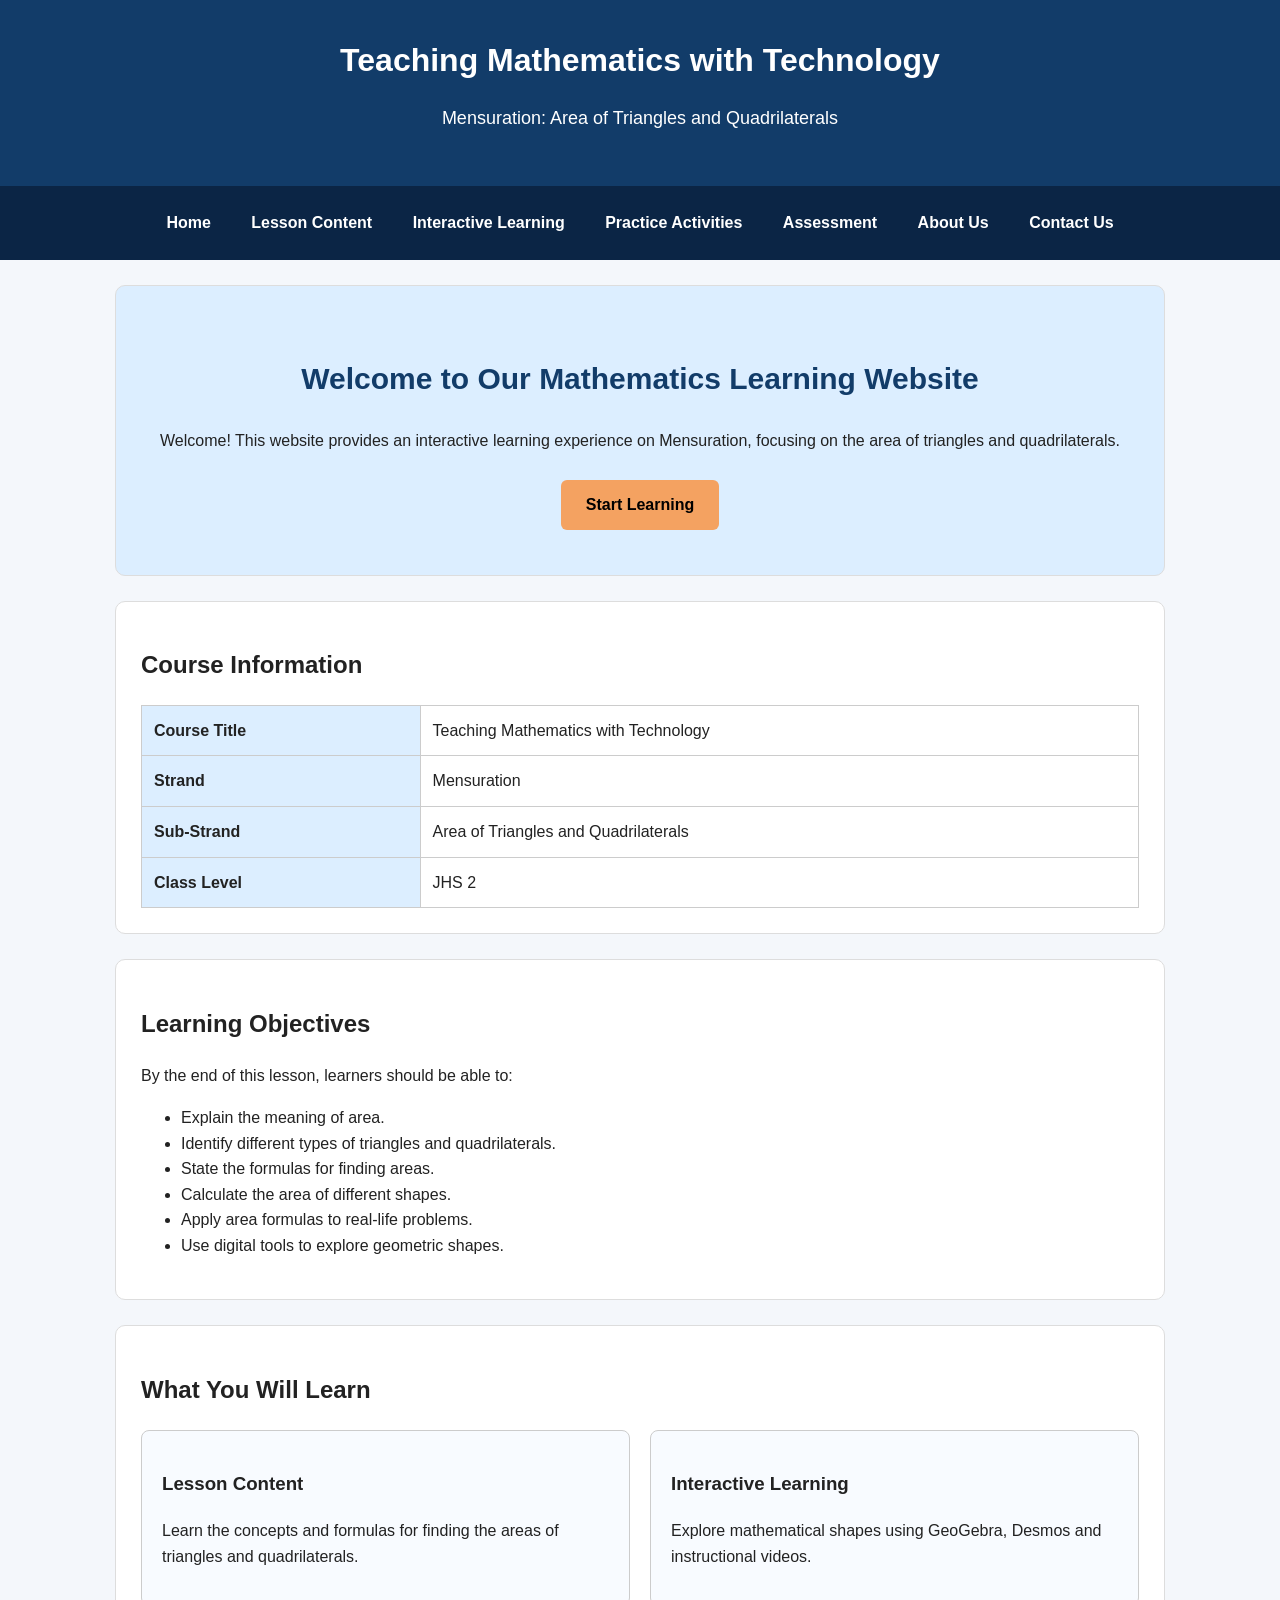
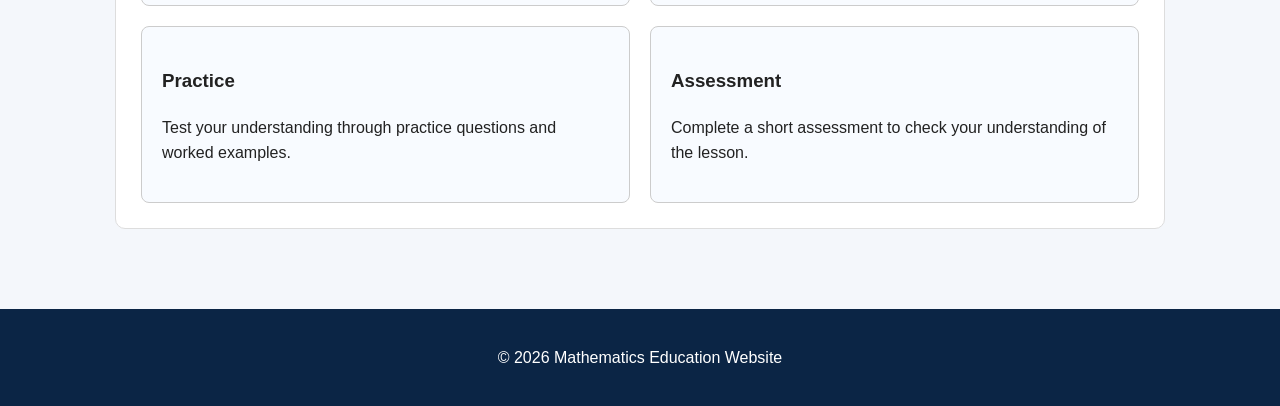
<file: index.html>
<!DOCTYPE html>
<html lang="en">
<head>
    <meta charset="UTF-8">
    <meta name="viewport" content="width=device-width, initial-scale=1.0">
    <title>Mensuration - Mathematics Website</title>
    <link rel="stylesheet" href="style.css">
</head>

<body>

    <header>
        <h1>Teaching Mathematics with Technology</h1>
        <p>Mensuration: Area of Triangles and Quadrilaterals</p>
    </header>

    <nav>
        <a href="index.html">Home</a>
        <a href="lesson.html">Lesson Content</a>
        <a href="interactive.html">Interactive Learning</a>
        <a href="practice.html">Practice Activities</a>
        <a href="assessment.html">Assessment</a>
        <a href="about.html">About Us</a>
        <a href="contact.html">Contact Us</a>
    </nav>

    <main>

        <section class="hero">
            <h2>Welcome to Our Mathematics Learning Website</h2>

            <p>
                Welcome! This website provides an interactive learning
                experience on Mensuration, focusing on the area of
                triangles and quadrilaterals.
            </p>

            <a class="button" href="lesson.html">
                Start Learning
            </a>
        </section>

        <section>
            <h2>Course Information</h2>

            <table>
                <tr>
                    <th>Course Title</th>
                    <td>Teaching Mathematics with Technology</td>
                </tr>

                <tr>
                    <th>Strand</th>
                    <td>Mensuration</td>
                </tr>

                <tr>
                    <th>Sub-Strand</th>
                    <td>Area of Triangles and Quadrilaterals</td>
                </tr>

                <tr>
                    <th>Class Level</th>
                    <td>JHS 2</td>
                </tr>
            </table>
        </section>

        <section>
            <h2>Learning Objectives</h2>

            <p>By the end of this lesson, learners should be able to:</p>

            <ul>
                <li>Explain the meaning of area.</li>
                <li>Identify different types of triangles and quadrilaterals.</li>
                <li>State the formulas for finding areas.</li>
                <li>Calculate the area of different shapes.</li>
                <li>Apply area formulas to real-life problems.</li>
                <li>Use digital tools to explore geometric shapes.</li>
            </ul>
        </section>

        <section>
            <h2>What You Will Learn</h2>

            <div class="cards">

                <div class="card">
                    <h3> Lesson Content</h3>
                    <p>
                        Learn the concepts and formulas for finding
                        the areas of triangles and quadrilaterals.
                    </p>
                </div>

                <div class="card">
                    <h3> Interactive Learning</h3>
                    <p>
                        Explore mathematical shapes using GeoGebra,
                        Desmos and instructional videos.
                    </p>
                </div>

                <div class="card">
                    <h3> Practice</h3>
                    <p>
                        Test your understanding through practice
                        questions and worked examples.
                    </p>
                </div>

                <div class="card">
                    <h3> Assessment</h3>
                    <p>
                        Complete a short assessment to check
                        your understanding of the lesson.
                    </p>
                </div>

            </div>
        </section>

    </main>

    <footer>
        <p>&copy; 2026 Mathematics Education Website</p>
    </footer>

</body>
</html>
</file>
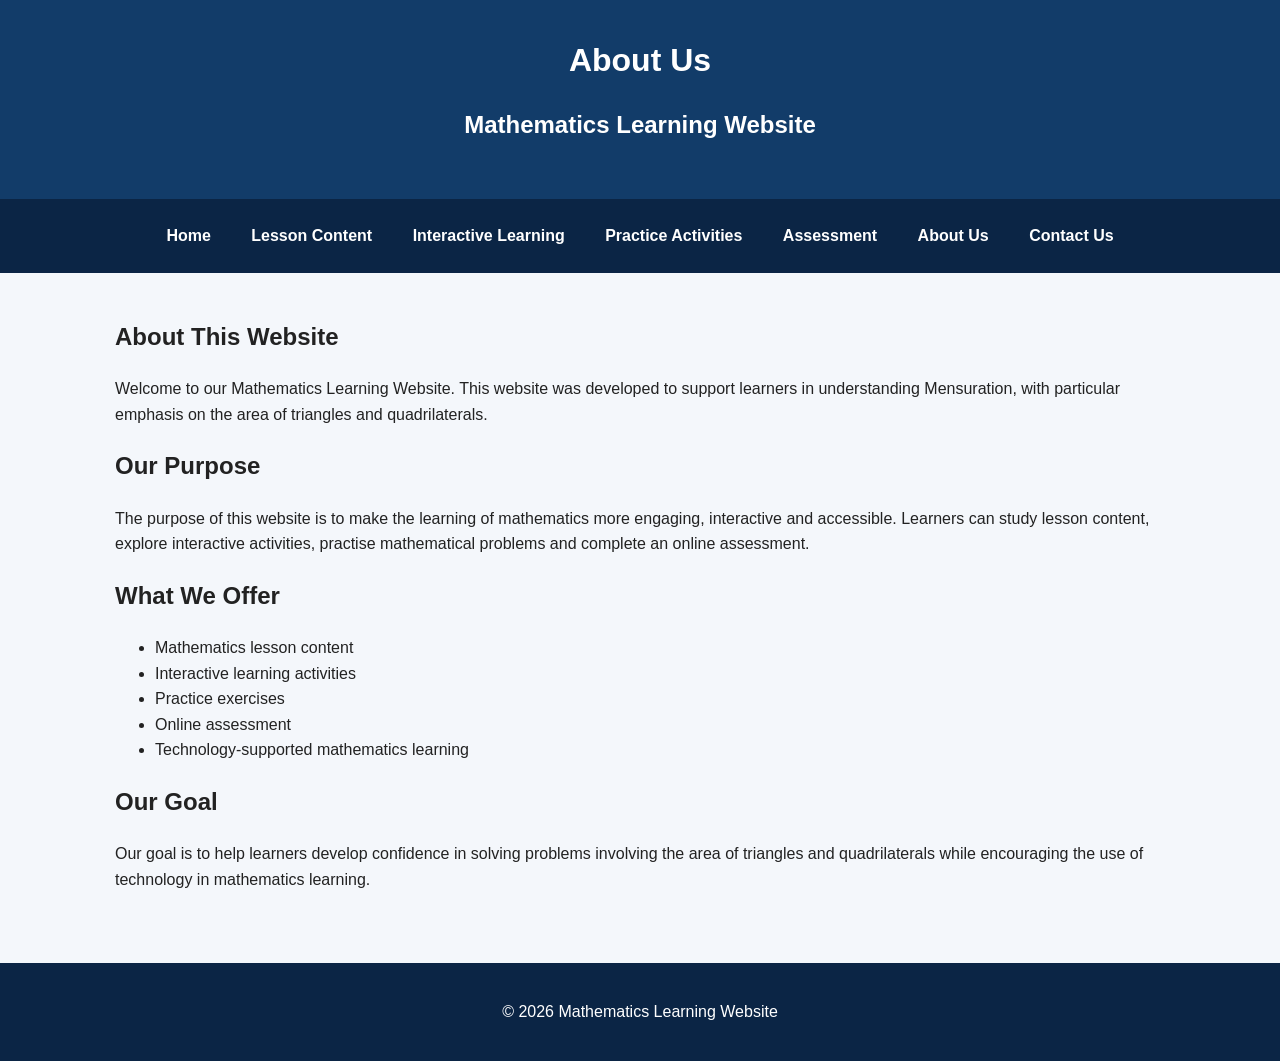
<file: about.html>
<!DOCTYPE html>
<html lang="en">
<head>
    <meta charset="UTF-8">
    <meta name="viewport" content="width=device-width, initial-scale=1.0">
    <title>About Us - Mathematics Website</title>
    <link rel="stylesheet" href="style.css">
</head>

<body>
  
<header>
    <h1>About Us</h1>
    <h2>Mathematics Learning Website</h2>
</header>

<nav>
    <a href="index.html">Home</a>
    <a href="lesson.html">Lesson Content</a>
    <a href="interactive.html">Interactive Learning</a>
    <a href="practice.html">Practice Activities</a>
    <a href="assessment.html">Assessment</a>
    <a href="about.html">About Us</a>
    <a href="contact.html">Contact Us</a>
</nav>

<main>

    <h2>About This Website</h2>

    <p>
        Welcome to our Mathematics Learning Website. This website
        was developed to support learners in understanding
        Mensuration, with particular emphasis on the area of
        triangles and quadrilaterals.
    </p>

    <h2>Our Purpose</h2>

    <p>
        The purpose of this website is to make the learning of
        mathematics more engaging, interactive and accessible.
        Learners can study lesson content, explore interactive
        activities, practise mathematical problems and complete
        an online assessment.
    </p>

    <h2>What We Offer</h2>

    <ul>
        <li>Mathematics lesson content</li>
        <li>Interactive learning activities</li>
        <li>Practice exercises</li>
        <li>Online assessment</li>
        <li>Technology-supported mathematics learning</li>
    </ul>

    <h2>Our Goal</h2>

    <p>
        Our goal is to help learners develop confidence in solving
        problems involving the area of triangles and quadrilaterals
        while encouraging the use of technology in mathematics
        learning.
    </p>

</main>

<footer>
    <p>&copy; 2026 Mathematics Learning Website</p>
</footer>

</body>
</html>
</file>
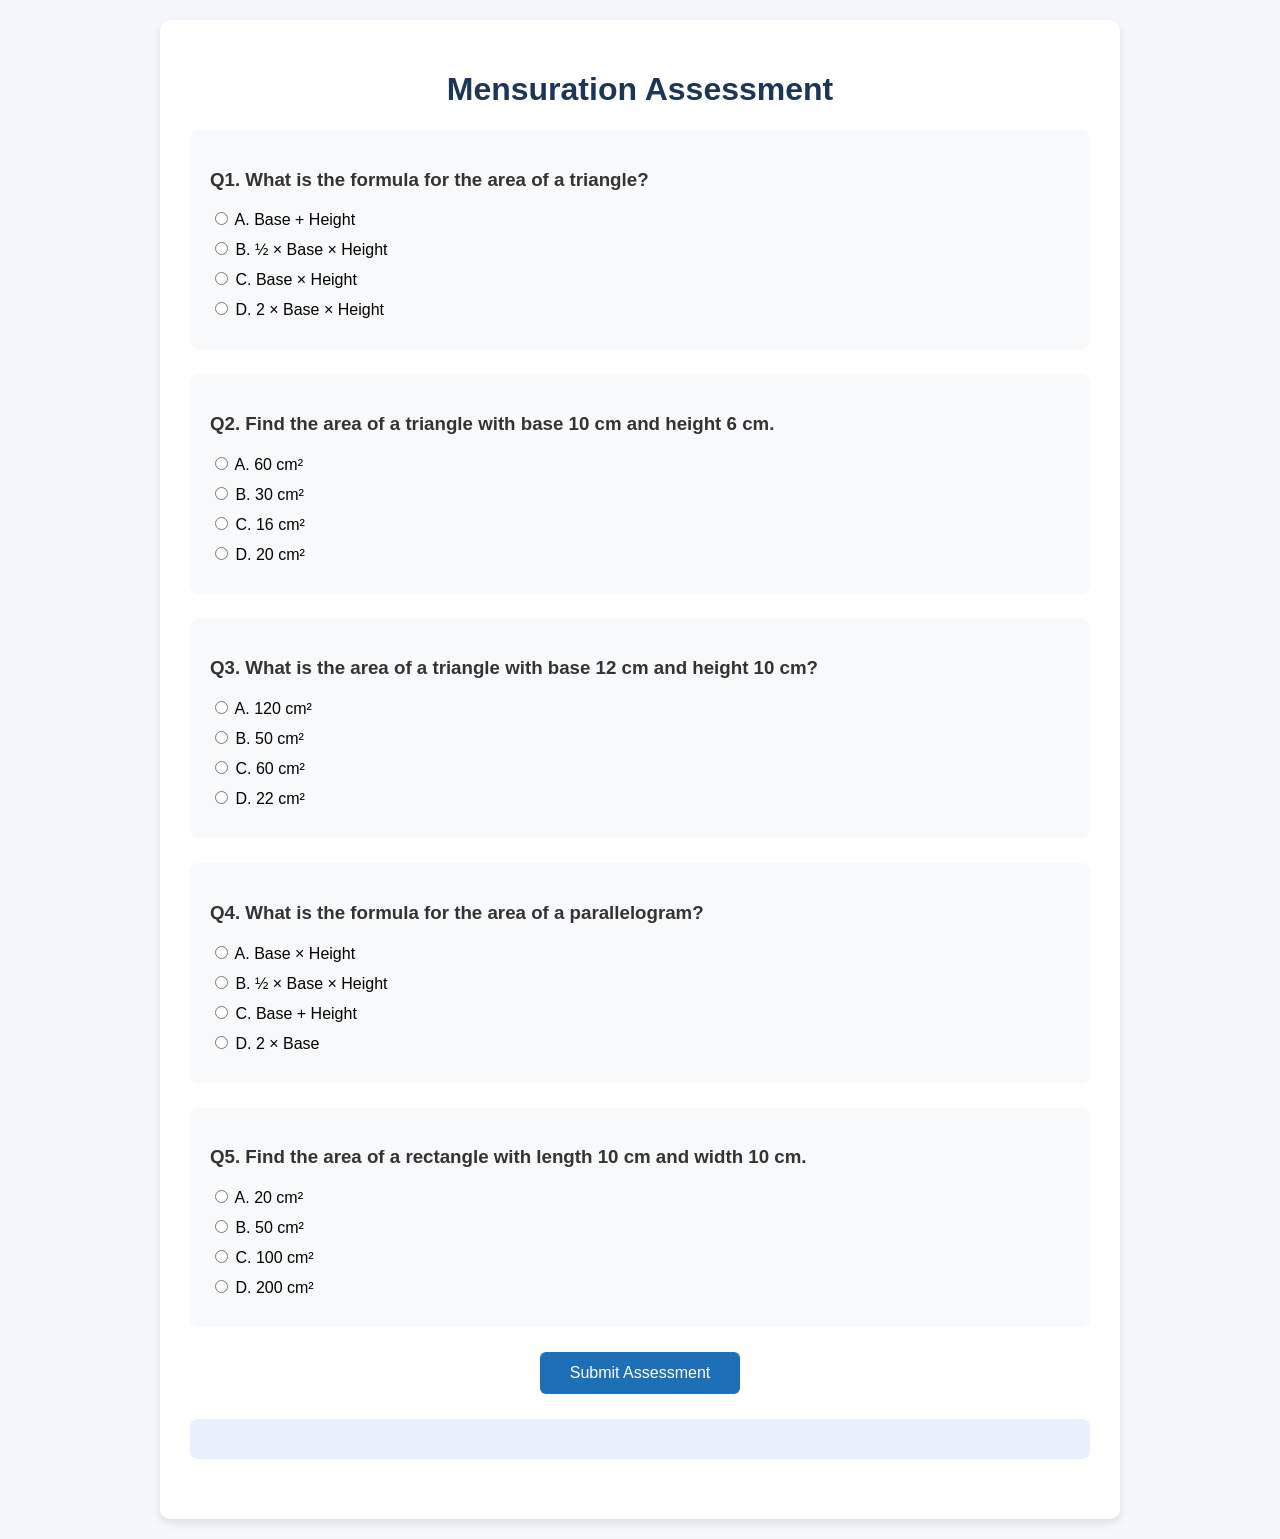
<file: assessment.html>
<!DOCTYPE html>
<html lang="en">

<head>
    <meta charset="UTF-8">

    <title>Mathematics Assessment</title>

    <style>
        body {
            font-family: Arial, sans-serif;
            background-color: #f4f7fb;
            margin: 0;
            padding: 20px;
        }

        .container {
            max-width: 900px;
            margin: auto;
            background: white;
            padding: 30px;
            border-radius: 10px;
            box-shadow: 0 4px 10px rgba(0,0,0,0.1);
        }

        h1 {
            text-align: center;
            color: #1d3557;
        }

        .question {
            margin-bottom: 25px;
            padding: 20px;
            background-color: #f8f9fa;
            border-radius: 8px;
        }

        .question h3 {
            color: #333;
        }

        label {
            display: block;
            margin: 10px 0;
            cursor: pointer;
        }

        button {
            display: block;
            margin: 25px auto;
            padding: 12px 30px;
            background-color: #1d70b8;
            color: white;
            border: none;
            border-radius: 6px;
            font-size: 16px;
            cursor: pointer;
        }

        button:hover {
            background-color: #155a91;
        }

        #result {
            text-align: center;
            background-color: #e8f1fb;
            padding: 20px;
            border-radius: 8px;
            margin-top: 20px;
        }

        #review {
            margin-top: 30px;
        }

        .correct {
            background-color: #d9f2df;
            border-left: 5px solid #28a745;
            padding: 15px;
            margin-bottom: 15px;
            border-radius: 6px;
        }

        .incorrect {
            background-color: #f8d7da;
            border-left: 5px solid #dc3545;
            padding: 15px;
            margin-bottom: 15px;
            border-radius: 6px;
        }

        .correct strong {
            color: #198754;
        }

        .incorrect strong {
            color: #dc3545;
        }
    </style>
</head>

<body>

<div class="container">

    <h1>Mensuration Assessment</h1>

    <!-- QUESTION 1 -->
    <div class="question">
        <h3>Q1. What is the formula for the area of a triangle?</h3>

        <label>
            <input type="radio" name="q1" value="A">
            A. Base + Height
        </label>

        <label>
            <input type="radio" name="q1" value="B">
            B. &frac12; &times; Base &times; Height
        </label>

        <label>
            <input type="radio" name="q1" value="C">
            C. Base &times; Height
        </label>

        <label>
            <input type="radio" name="q1" value="D">
            D. 2 &times; Base &times; Height
        </label>
    </div>


    <!-- QUESTION 2 -->
    <div class="question">
        <h3>Q2. Find the area of a triangle with base 10 cm and height 6 cm.</h3>

        <label>
            <input type="radio" name="q2" value="A">
            A. 60 cm&sup2;
        </label>

        <label>
            <input type="radio" name="q2" value="B">
            B. 30 cm&sup2;
        </label>

        <label>
            <input type="radio" name="q2" value="C">
            C. 16 cm&sup2;
        </label>

        <label>
            <input type="radio" name="q2" value="D">
            D. 20 cm&sup2;
        </label>
    </div>


    <!-- QUESTION 3 -->
    <div class="question">
        <h3>Q3. What is the area of a triangle with base 12 cm and height 10 cm?</h3>

        <label>
            <input type="radio" name="q3" value="A">
            A. 120 cm&sup2;
        </label>

        <label>
            <input type="radio" name="q3" value="B">
            B. 50 cm&sup2;
        </label>

        <label>
            <input type="radio" name="q3" value="C">
            C. 60 cm&sup2;
        </label>

        <label>
            <input type="radio" name="q3" value="D">
            D. 22 cm&sup2;
        </label>
    </div>


    <!-- QUESTION 4 -->
    <div class="question">
        <h3>Q4. What is the formula for the area of a parallelogram?</h3>

        <label>
            <input type="radio" name="q4" value="A">
            A. Base &times; Height
        </label>

        <label>
            <input type="radio" name="q4" value="B">
            B. &frac12; &times; Base &times; Height
        </label>

        <label>
            <input type="radio" name="q4" value="C">
            C. Base + Height
        </label>

        <label>
            <input type="radio" name="q4" value="D">
            D. 2 &times; Base
        </label>
    </div>


    <!-- QUESTION 5 -->
    <div class="question">
        <h3>Q5. Find the area of a rectangle with length 10 cm and width 10 cm.</h3>

        <label>
            <input type="radio" name="q5" value="A">
            A. 20 cm&sup2;
        </label>

        <label>
            <input type="radio" name="q5" value="B">
            B. 50 cm&sup2;
        </label>

        <label>
            <input type="radio" name="q5" value="C">
            C. 100 cm&sup2;
        </label>

        <label>
            <input type="radio" name="q5" value="D">
            D. 200 cm&sup2;
        </label>
    </div>


    <button onclick="checkAnswers()">Submit Assessment</button>


    <!-- SCORE -->
    <div id="result"></div>


    <!-- REVIEW -->
    <div id="review"></div>

</div>


<script>

function checkAnswers() {

    let score = 0;

    /* CORRECT OPTIONS */
    let answers = {
        q1: "B",
        q2: "B",
        q3: "C",
        q4: "A",
        q5: "C"
    };

    /* CORRECT ANSWERS TO DISPLAY */
    let correctAnswers = {
        q1: "B. &frac12; &times; Base &times; Height",
        q2: "B. 30 cm&sup2;",
        q3: "C. 60 cm&sup2;",
        q4: "A. Base &times; Height",
        q5: "C. 100 cm&sup2;"
    };


    /* CALCULATE SCORE */

    for (let question in answers) {

        let selected = document.querySelector(
            'input[name="' + question + '"]:checked'
        );

        if (selected && selected.value === answers[question]) {
            score++;
        }
    }


    /* CALCULATE PERCENTAGE */

    let percentage = (score / 5) * 100;


    /* DISPLAY SCORE */

    document.getElementById("result").innerHTML =
        "<h2>Your score: " + score + " out of 5</h2>" +
        "<h3>Percentage: " + percentage + "%</h3>";


    /* REVIEW ANSWERS */

    let reviewHTML = "<h2>Review Your Answers</h2>";


    for (let question in answers) {

        let selected = document.querySelector(
            'input[name="' + question + '"]:checked'
        );

        let userAnswer = selected ? selected.value : "No answer";


        /* CORRECT ANSWER */

        if (userAnswer === answers[question]) {

            reviewHTML += `
                <div class="correct">

                    <strong>
                        ${question.toUpperCase()} ? Correct
                    </strong>

                    <br>

                    Your answer: ${userAnswer}

                    <br>

                    Correct answer: ${correctAnswers[question]}

                </div>
            `;

        }


        /* INCORRECT ANSWER */

        else {

            reviewHTML += `
                <div class="incorrect">

                    <strong>
                        ${question.toUpperCase()} ? Incorrect
                    </strong>

                    <br>

                    Your answer: ${userAnswer}

                    <br>

                    Correct answer: ${correctAnswers[question]}

                </div>
            `;
        }
    }


    /* DISPLAY REVIEW */

    document.getElementById("review").innerHTML = reviewHTML;

}

</script>

</body>
</html>
</file>
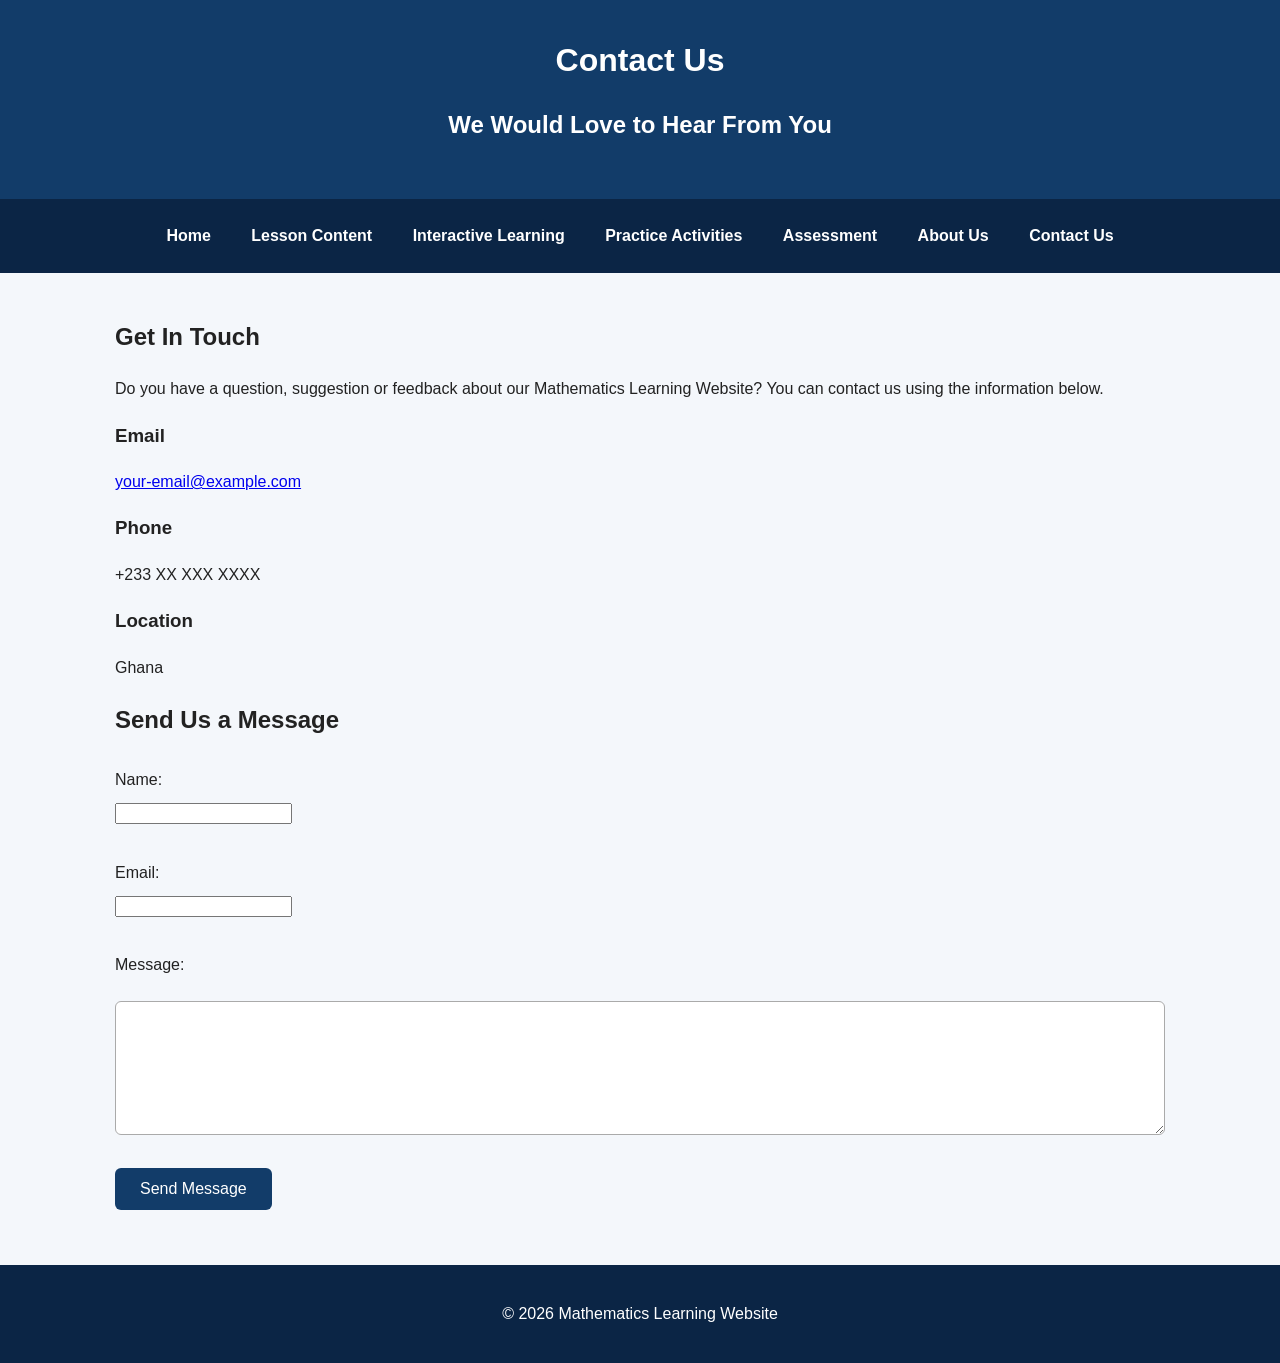
<file: contact.html>
<!DOCTYPE html>
<html lang="en">
<head>
    <meta charset="UTF-8">
    <meta name="viewport" content="width=device-width, initial-scale=1.0">
    <title>Contact Us - Mathematics Website</title>
    <link rel="stylesheet" href="style.css">
</head>

<body>

<header>
    <h1>Contact Us</h1>
    <h2>We Would Love to Hear From You</h2>
</header>

<nav>
    <a href="index.html">Home</a>
    <a href="lesson.html">Lesson Content</a>
    <a href="interactive.html">Interactive Learning</a>
    <a href="practice.html">Practice Activities</a>
    <a href="assessment.html">Assessment</a>
    <a href="about.html">About Us</a>
    <a href="contact.html">Contact Us</a>
</nav>

<main>

    <h2>Get In Touch</h2>

    <p>
        Do you have a question, suggestion or feedback about
        our Mathematics Learning Website? You can contact us
        using the information below.
    </p>

    <h3>Email</h3>

    <p>
        <a href="mailto:your-email@example.com">
            your-email@example.com
        </a>
    </p>

    <h3>Phone</h3>

    <p>
        +233 XX XXX XXXX
    </p>

    <h3>Location</h3>

    <p>
        Ghana
    </p>

    <h2>Send Us a Message</h2>

    <form>

        <label for="name">Name:</label><br>
        <input type="text" id="name" name="name" required>

        <br><br>

        <label for="email">Email:</label><br>
        <input type="email" id="email" name="email" required>

        <br><br>

        <label for="message">Message:</label><br>
        <textarea id="message" name="message" rows="6" required></textarea>

        <br><br>

        <button type="submit">Send Message</button>

    </form>

</main>

<footer>
    <p>&copy; 2026 Mathematics Learning Website</p>
</footer>

</body>
</html>
</file>
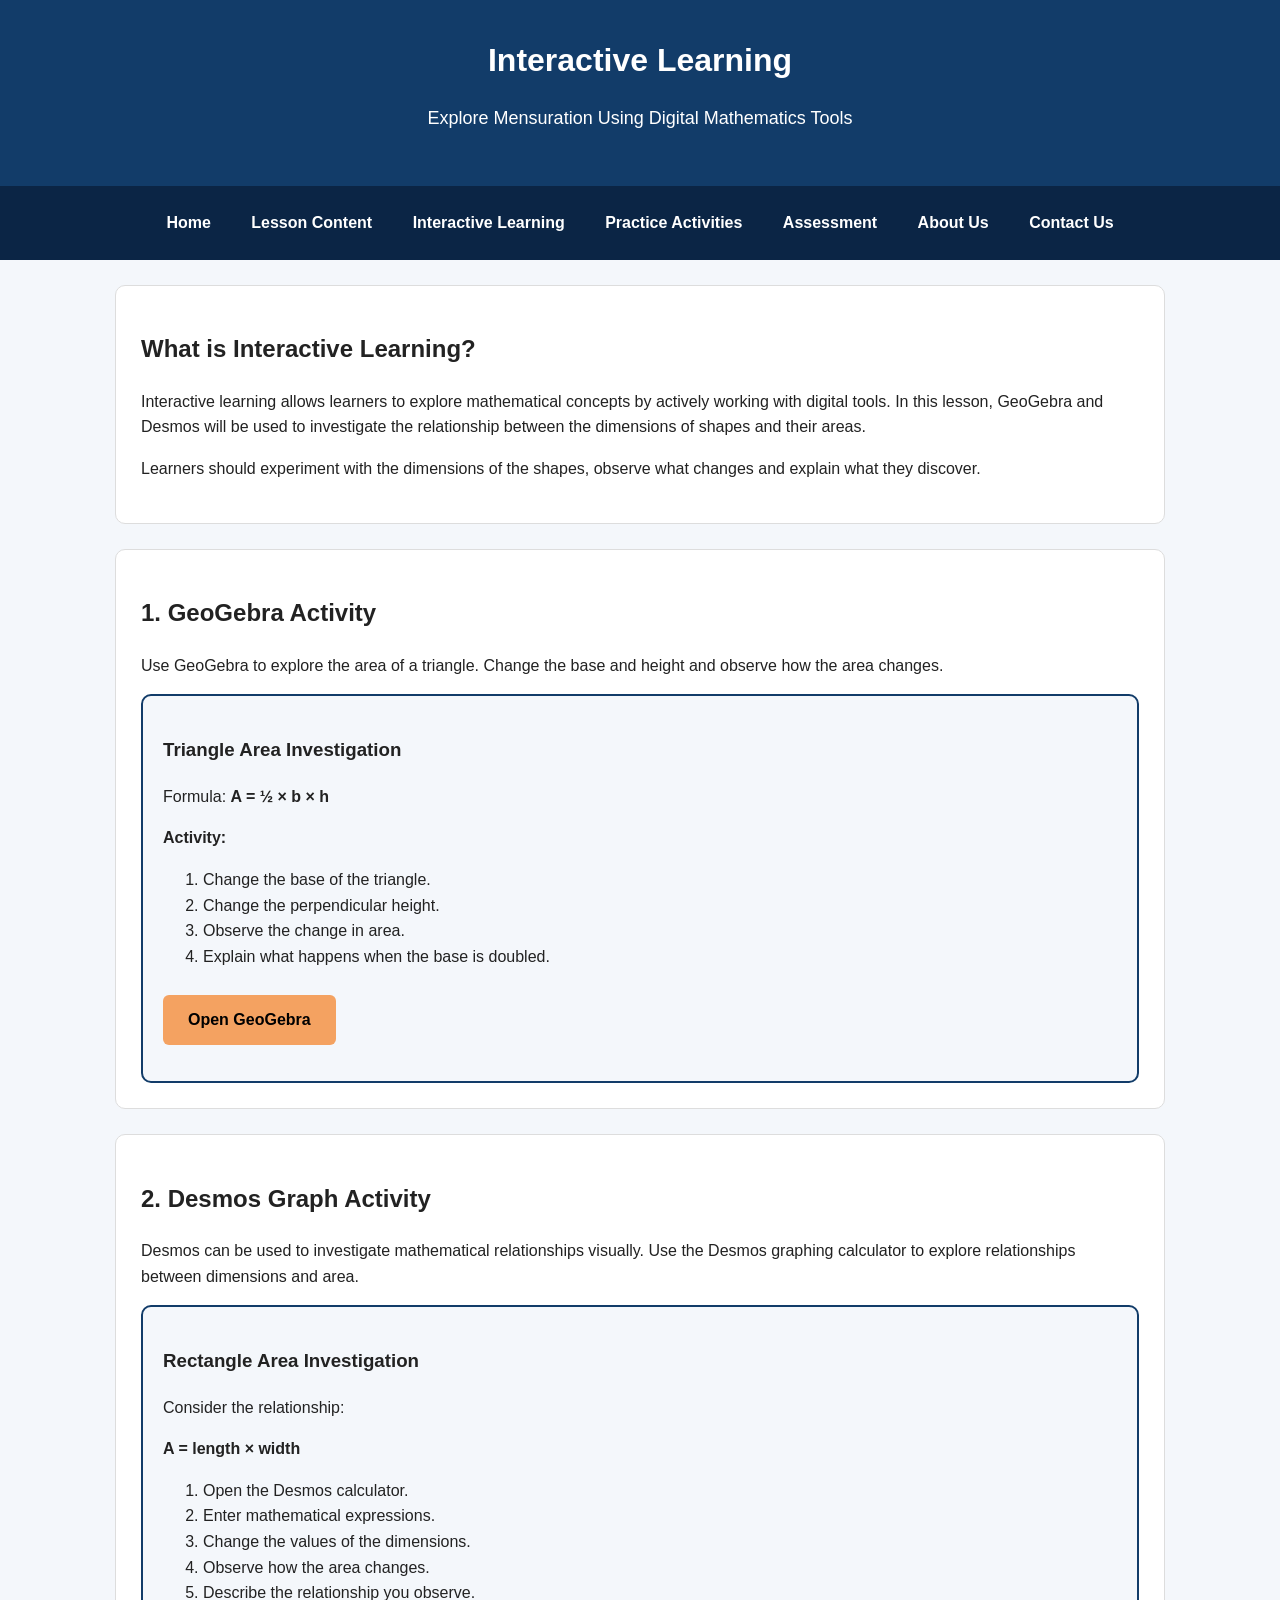
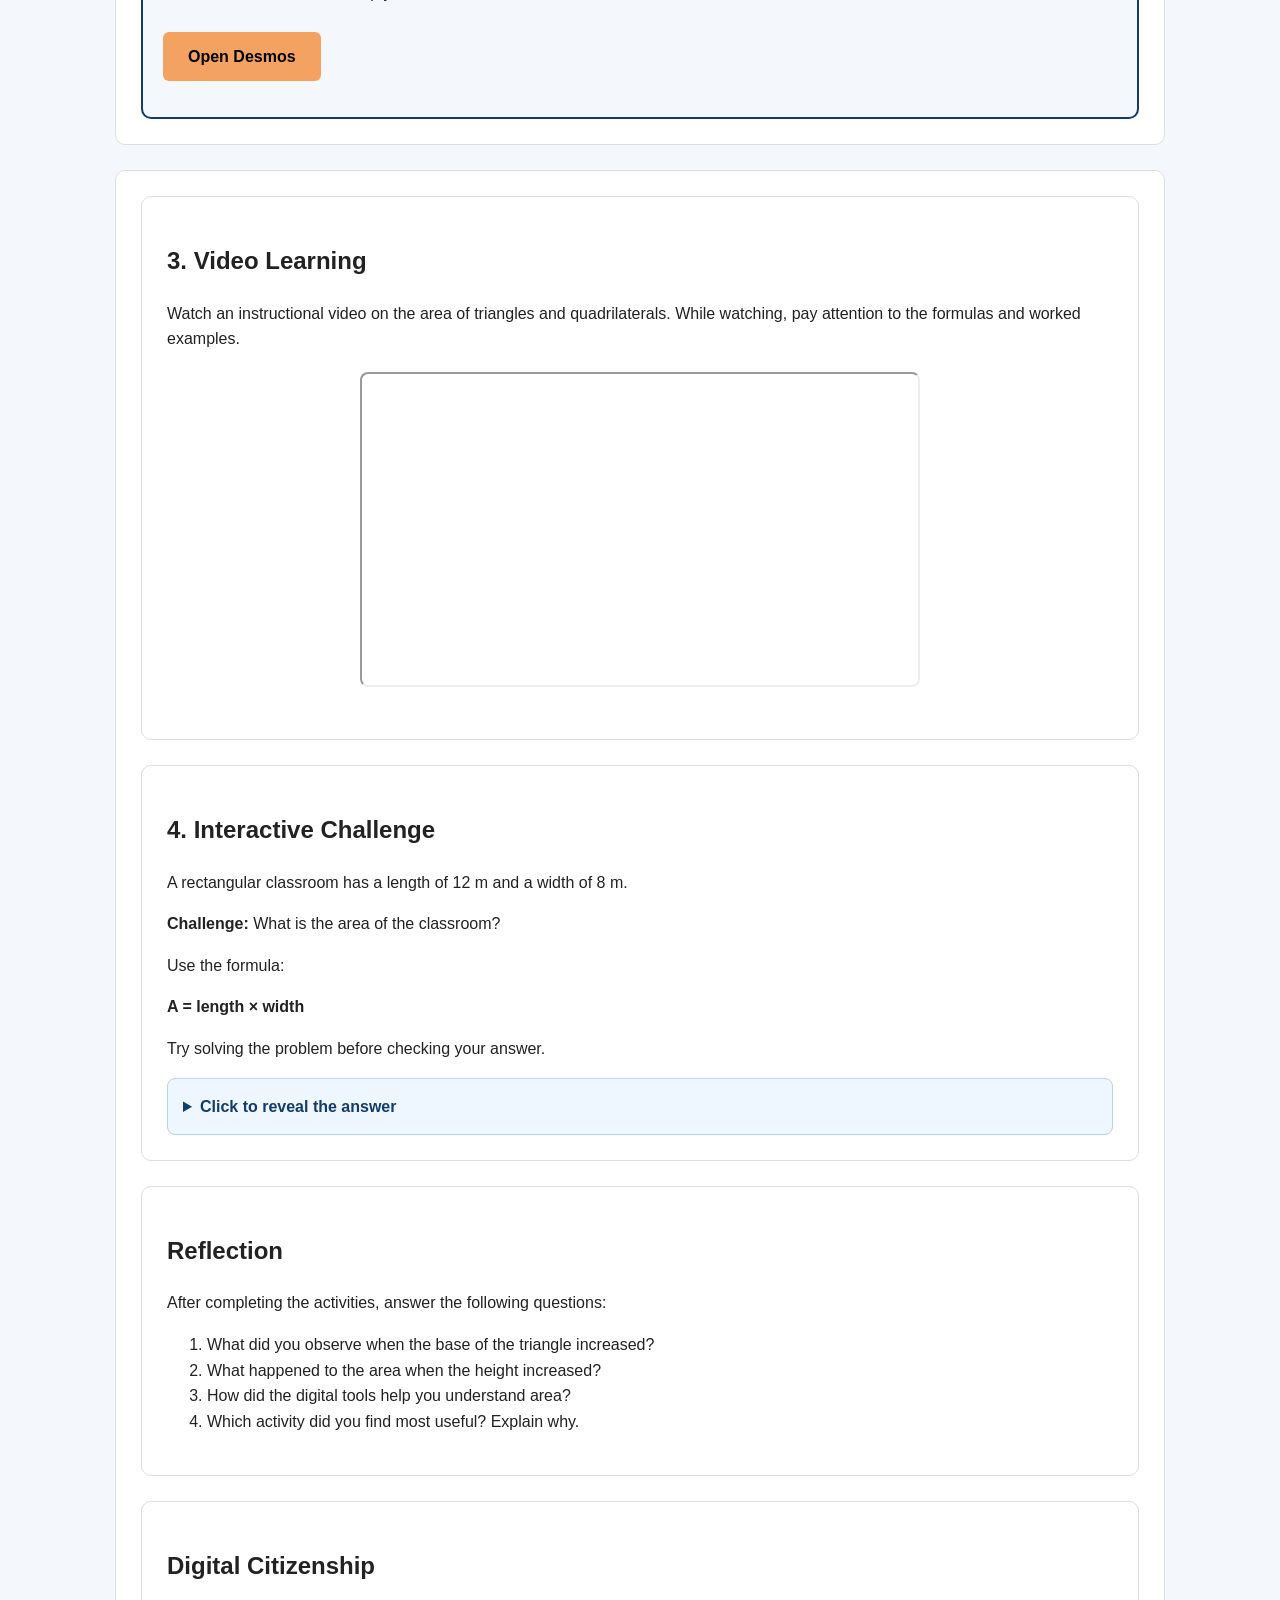
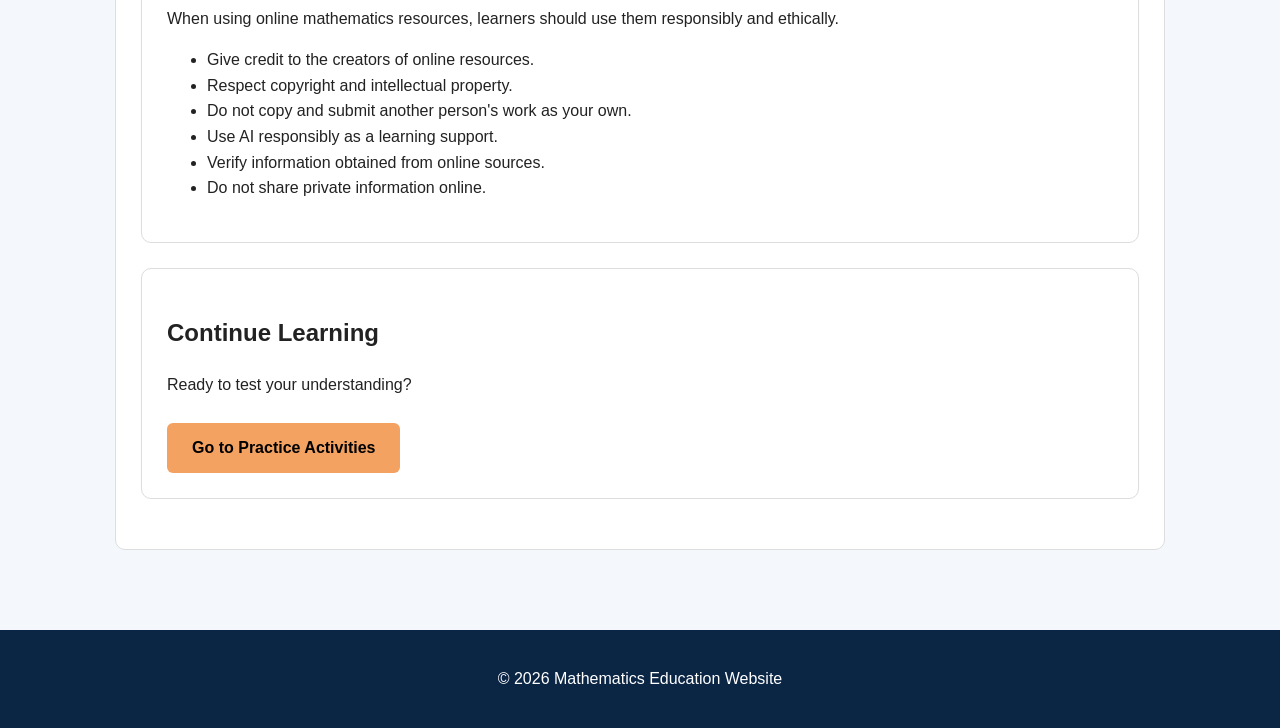
<file: interactive.html>
<!DOCTYPE html>
<html lang="en">

<head>
    <meta charset="UTF-8">
    <meta name="viewport" content="width=device-width, initial-scale=1.0">

    <title>Interactive Learning - Mensuration</title>

    <link rel="stylesheet" href="style.css">
</head>

<body>

    <header>
        <h1>Interactive Learning</h1>
        <p>Explore Mensuration Using Digital Mathematics Tools</p>
    </header>


    <nav>
        <a href="index.html">Home</a>
        <a href="lesson.html">Lesson Content</a>
        <a href="interactive.html">Interactive Learning</a>
        <a href="practice.html">Practice Activities</a>
        <a href="assessment.html">Assessment</a>
        <a href="about.html">About Us</a>
        <a href="contact.html">Contact Us</a>
    </nav>


    <main>

        <section>
            <h2>What is Interactive Learning?</h2>

            <p>
                Interactive learning allows learners to explore mathematical
                concepts by actively working with digital tools. In this lesson,
                GeoGebra and Desmos will be used to investigate the relationship
                between the dimensions of shapes and their areas.            </p>

            <p>
                Learners should experiment with the dimensions of the shapes,
                observe what changes and explain what they discover.            </p>
        </section>


        <!-- GeoGebra Activity -->

        <section>

            <h2>1. GeoGebra Activity</h2>

            <p>
                Use GeoGebra to explore the area of a triangle. Change the
                base and height and observe how the area changes.            </p>

            <div class="interactive-box">

                <h3>Triangle Area Investigation</h3>

                <p>
                    Formula: <strong>A = &frac12; &times; b &times; h</strong>                </p>

                <p>
                    <strong>Activity:</strong>                </p>

                <ol>
                    <li>Change the base of the triangle.</li>
                    <li>Change the perpendicular height.</li>
                    <li>Observe the change in area.</li>
                    <li>Explain what happens when the base is doubled.</li>
                </ol>

                <p>
                    <a class="button"
                       href="https://www.geogebra.org/geometry"
                       target="_blank">
                        Open GeoGebra                    </a>                </p>
            </div>
        </section>


        <!-- Desmos Activity -->

        <section>

            <h2>2. Desmos Graph Activity</h2>

            <p>
                Desmos can be used to investigate mathematical relationships
                visually. Use the Desmos graphing calculator to explore
                relationships between dimensions and area.            </p>

            <div class="interactive-box">

                <h3>Rectangle Area Investigation</h3>

                <p>
                    Consider the relationship:                </p>

                <p>
                    <strong>A = length &times; width</strong>                </p>

                <ol>
                    <li>Open the Desmos calculator.</li>
                    <li>Enter mathematical expressions.</li>
                    <li>Change the values of the dimensions.</li>
                    <li>Observe how the area changes.</li>
                    <li>Describe the relationship you observe.</li>
                </ol>

                <p>
                    <a class="button"
                       href="https://www.desmos.com/calculator"
                       target="_blank">
                        Open Desmos                    </a>                </p>
            </div>
        </section>


        <!-- YouTube Video -->

        <section>
        <section>

    <h2>3. Video Learning</h2>

<p>
    Watch an instructional video on the area of triangles and quadrilaterals.
    While watching, pay attention to the formulas and worked examples.
</p>

<div class="video-container">
    <iframe 
        src="https://www.youtube.com/embed/MRo6sCOAbyw"
        title="Area of Quadrilaterals and Triangles"
        allow="accelerometer; autoplay; clipboard-write; encrypted-media; gyroscope; picture-in-picture; web-share"
        allowfullscreen>
    </iframe>
</div>
    <div class="video-container"></div>
    <p>    
    <div class="video-container"></div>
    </p>
      </div>

    </section>


        <!-- Learner Challenge -->

        <section>
          
          <h2>4. Interactive Challenge</h2>
          <p>
            A rectangular classroom has a length of 12 m and a width
            of 8 m.            </p>
          <p>
            <strong>Challenge:</strong> What is the area of the classroom?            </p>
          <p>
            Use the formula:            </p>
          <p>
            <strong>A = length &times; width</strong> </p>
          <p>
            Try solving the problem before checking your answer.            </p>
          <details>
            
            <summary>Click to reveal the answer</summary>
            
            <p>
              A = 12 <strong>&times;</strong> 8                </p>
            <p>
              A = <strong>96  <strong data-start="111" data-end="117">m&sup2;</strong></strong> </p>
          </details>
        </section>


        <!-- Reflection -->

        <section>
          
          <h2>Reflection</h2>
          <p>
            After completing the activities, answer the following questions:            </p>
          <ol>
            <li>What did you observe when the base of the triangle increased?</li>
            <li>What happened to the area when the height increased?</li>
            <li>How did the digital tools help you understand area?</li>
            <li>Which activity did you find most useful? Explain why.</li>
          </ol>
        </section>


        <!-- Digital Citizenship -->

        <section>
          
          <h2>Digital Citizenship</h2>
          <p>
            When using online mathematics resources, learners should
            use them responsibly and ethically.            </p>
          <ul>
            <li>Give credit to the creators of online resources.</li>
            <li>Respect copyright and intellectual property.</li>
            <li>Do not copy and submit another person's work as your own.</li>
            <li>Use AI responsibly as a learning support.</li>
            <li>Verify information obtained from online sources.</li>
            <li>Do not share private information online.</li>
          </ul>
        </section>


        <section>
          
          <h2>Continue Learning</h2>
          <p>
            Ready to test your understanding?            </p>
          <a class="button" href="practice.html">
            Go to Practice Activities            </a> </section>
    </main>


    <footer>

        <p>&copy; 2026 Mathematics Education Website</p>

    </footer>

</body>

</html>
</file>
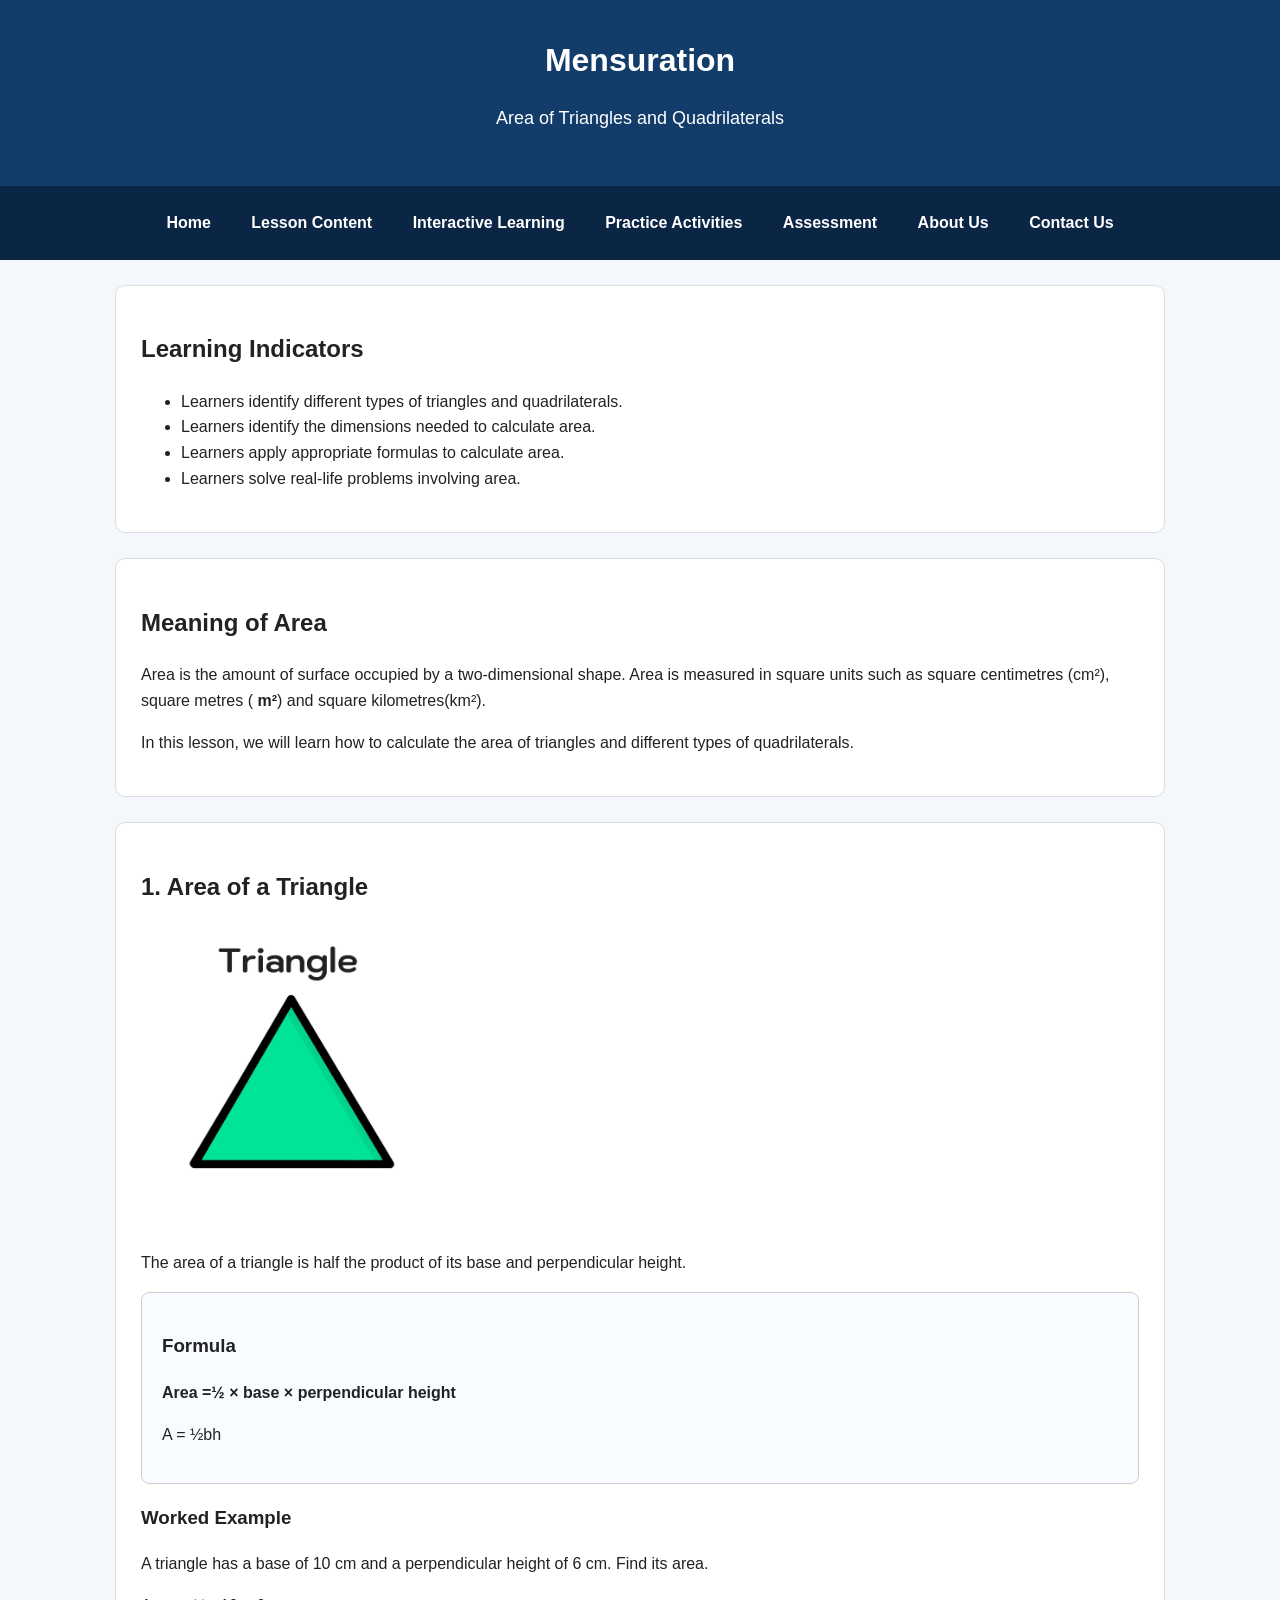
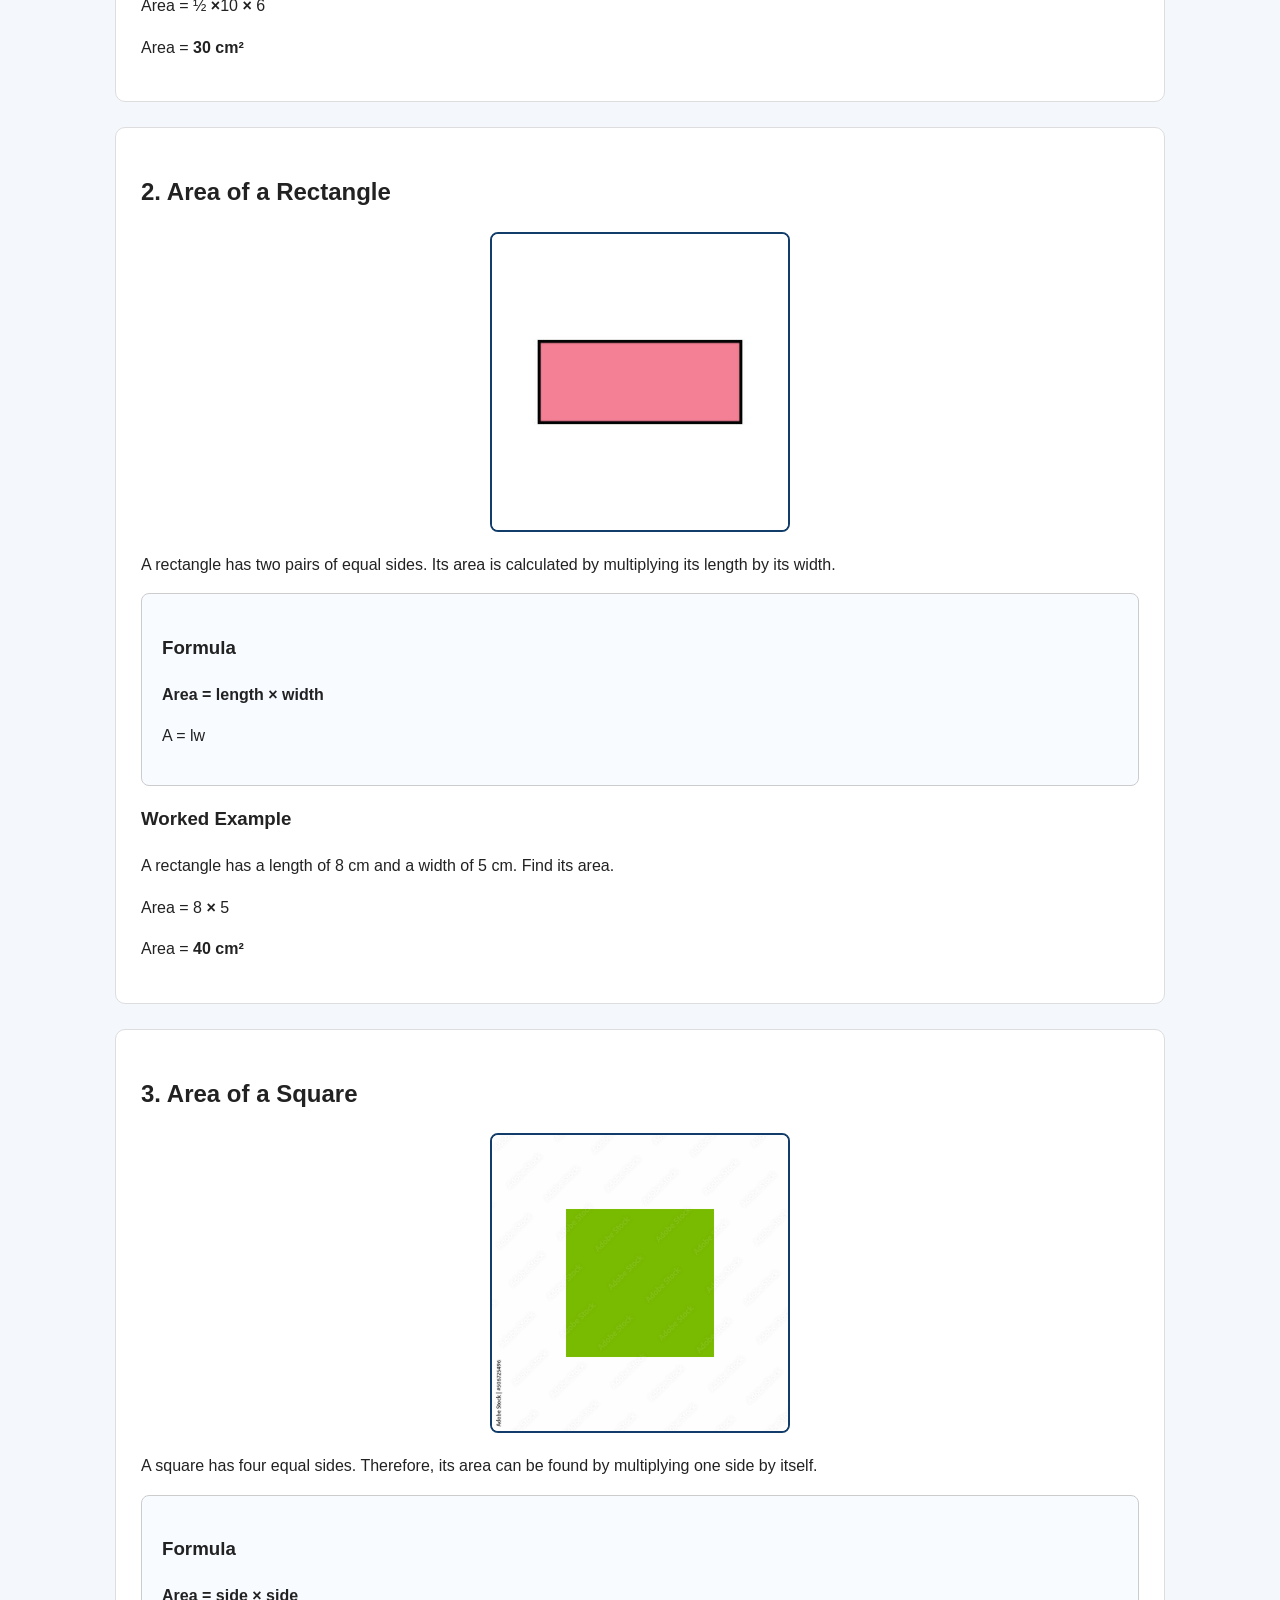
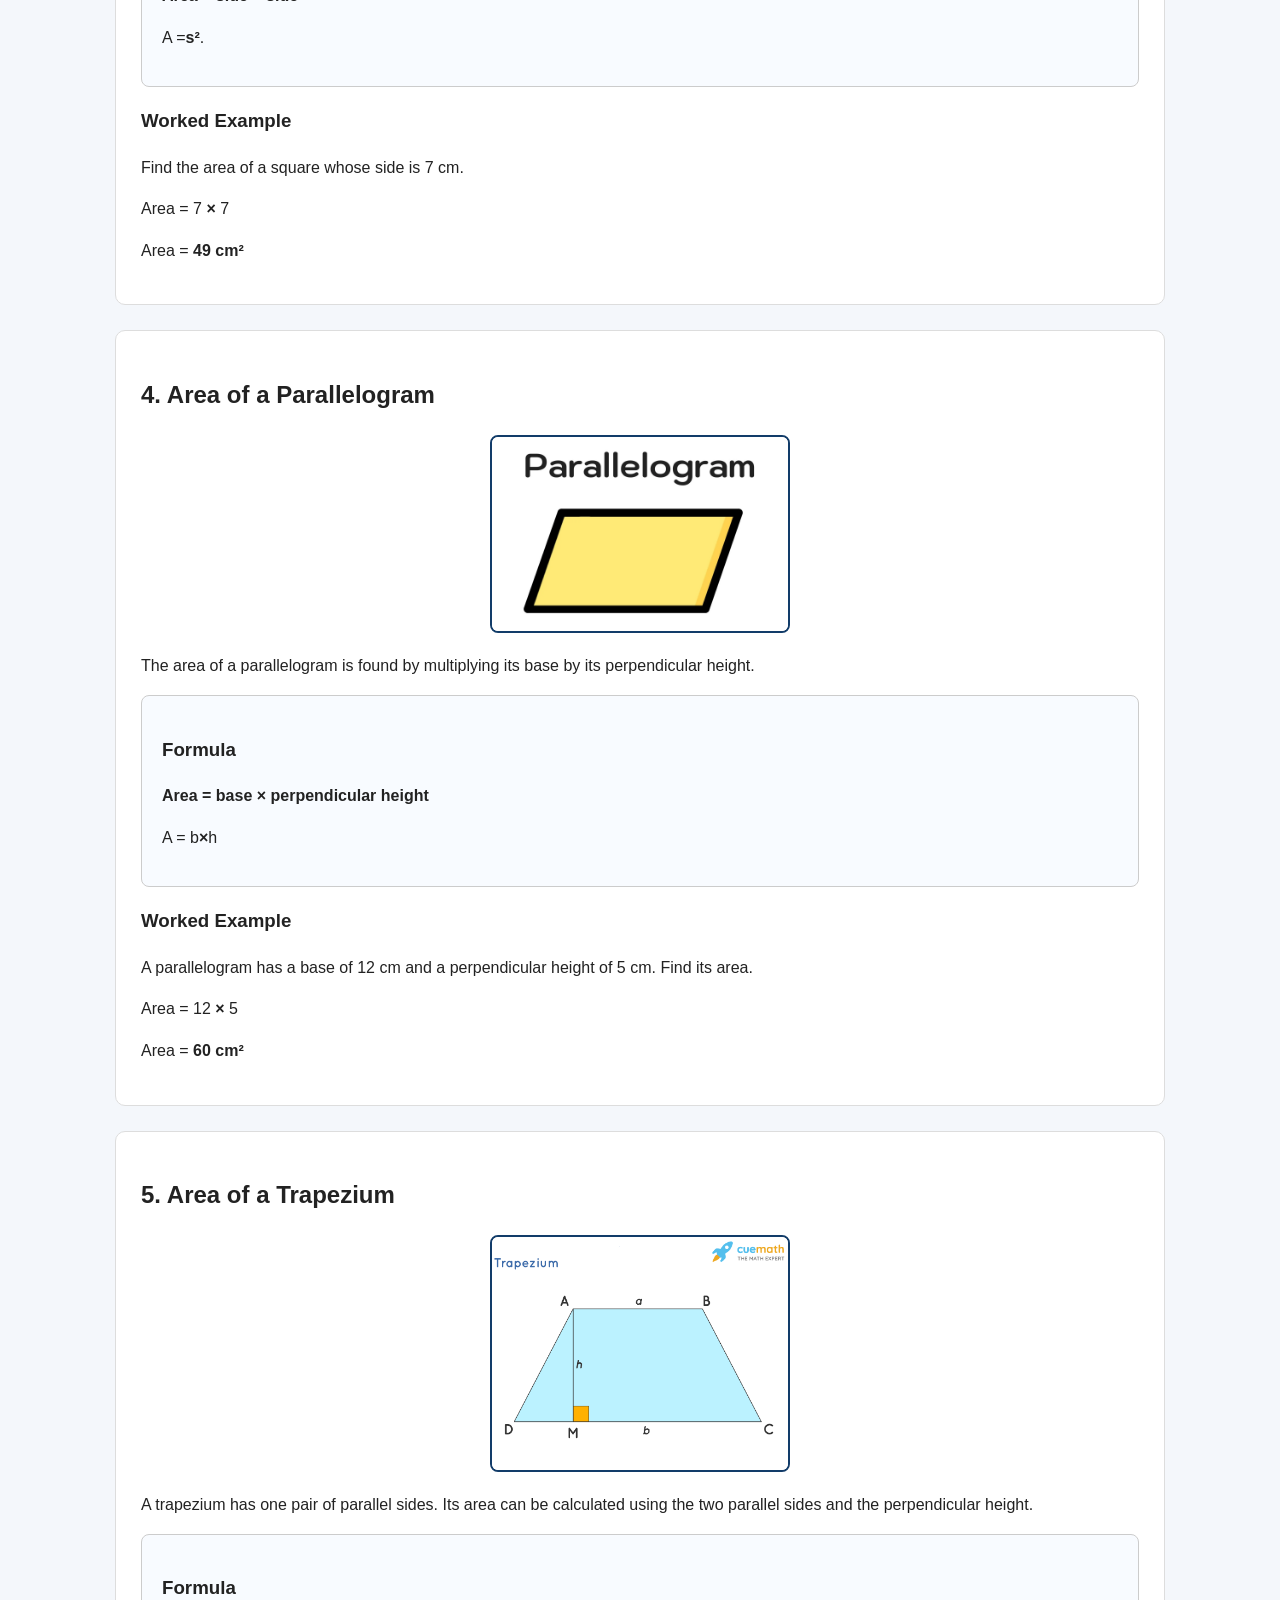
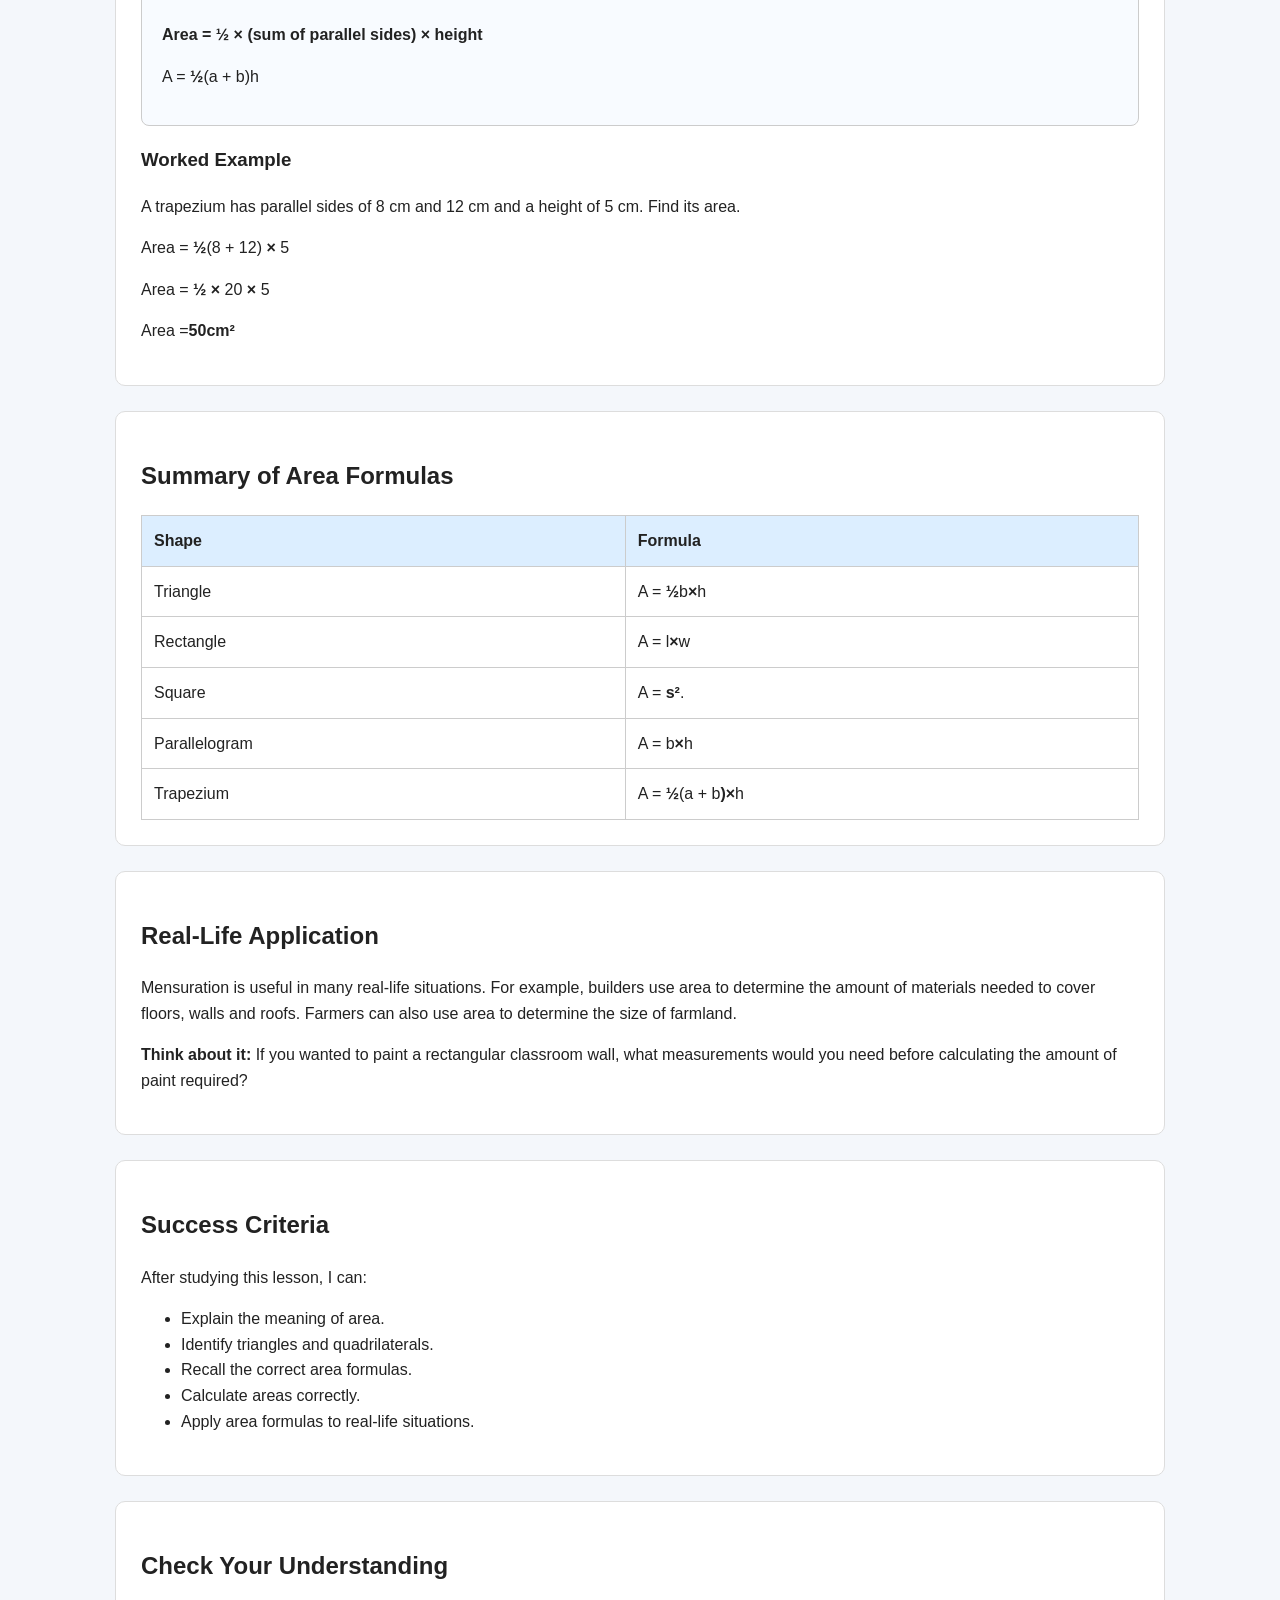
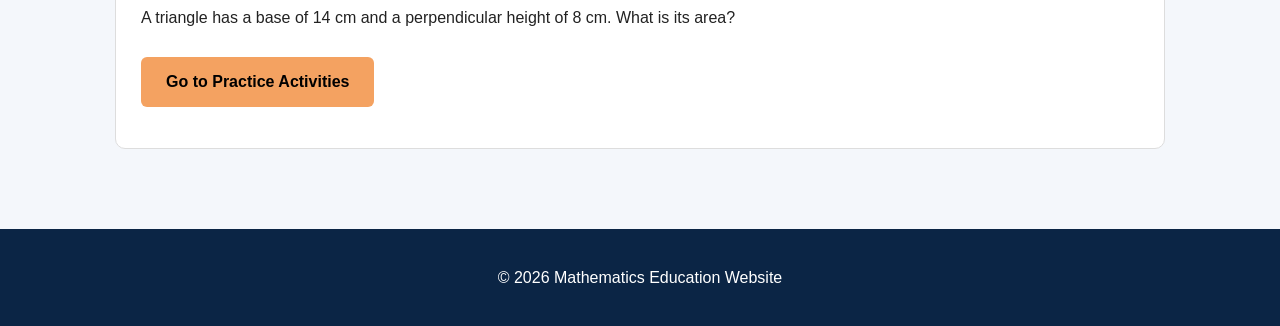
<file: lesson.html>
<!DOCTYPE html>
<html lang="en">

<head>
    <meta charset="UTF-8">
    <meta name="viewport" content="width=device-width, initial-scale=1.0">

    <title>Lesson Content - Mensuration</title>

    <link rel="stylesheet" href="style.css"></head>

<body>

    <header>
        <h1>Mensuration</h1>
        <p>Area of Triangles and Quadrilaterals</p>
    </header>


    <nav>
        <a href="index.html">Home</a>
        <a href="lesson.html">Lesson Content</a>
        <a href="interactive.html">Interactive Learning</a>
        <a href="practice.html">Practice Activities</a>
        <a href="assessment.html">Assessment</a>
        <a href="about.html">About Us</a>
        <a href="contact.html">Contact Us</a>
    </nav>


    <main>

        <section>
            <h2>Learning Indicators</h2>

            <ul>
                <li>Learners identify different types of triangles and quadrilaterals.</li>
                <li>Learners identify the dimensions needed to calculate area.</li>
                <li>Learners apply appropriate formulas to calculate area.</li>
                <li>Learners solve real-life problems involving area.</li>
            </ul>
        </section>


        <section>
            <h2>Meaning of Area</h2>

            <p>
                Area is the amount of surface occupied by a two-dimensional
                shape. Area is measured in square units such as square
                centimetres (cm&sup2;), square metres ( <strong data-start="111" data-end="117">m&sup2;</strong>) and square kilometres(km&sup2;).            </p>

            <p>
                In this lesson, we will learn how to calculate the area of
                triangles and different types of quadrilaterals.            </p>
        </section>


        <section>
            <h2>1. Area of a Triangle</h2>
<img src="images/triangle.jpg" alt="Diagram of a triangle" width="300">
            <p>
                The area of a triangle is half the product of its base and
                perpendicular height.            </p>

            <div class="card">
                <h3>Formula</h3>

                <p>
                    <strong>Area =&frac12;  &times; base &times; perpendicular height</strong>                </p>

                <p>
                    A = &frac12;bh                </p>
            </div>

            <h3>Worked Example</h3>

            <p>
                A triangle has a base of 10 cm and a perpendicular height
                of 6 cm. Find its area.            </p>

            <p>
                Area = &frac12;  <strong> &times;</strong>10<strong> &times;</strong>  6            </p>

            <p>
                Area = <strong>30 cm&sup2;</strong></p>
        </section>
        <section>
            <h2>2. Area of a Rectangle</h2>
<img src="images/rectangle.jpg" alt="Diagram of a rectangle" class="shape-image">
            <p>
                A rectangle has two pairs of equal sides. Its area is
                calculated by multiplying its length by its width.            </p>

            <div class="card">

                <h3>Formula</h3>

                <p>
                    <strong>Area = length  &times; width</strong>                </p>

                <p>
                    A = lw                </p>
            </div>

            <h3>Worked Example</h3>

            <p>
                A rectangle has a length of 8 cm and a width of 5 cm.
                Find its area.            </p>

            <p>
                Area = 8 <strong> &times;</strong> 5            </p>

            <p>
                Area = <strong>40 cm&sup2;</strong></p>
        </section>


        <section>
            <h2>3. Area of a Square</h2>
<img src="images/square.jpg" alt="Diagram of a square" class="shape-image">
            <p>
                A square has four equal sides. Therefore, its area can be
                found by multiplying one side by itself.            </p>

            <div class="card">

                <h3>Formula</h3>

                <p>
                    <strong>Area = side  &times; side</strong>                </p>

                <p>
                    A =<strong data-start="75" data-end="81">s&sup2;</strong>.</p>
            </div>

            <h3>Worked Example</h3>

            <p>
                Find the area of a square whose side is 7 cm.            </p>

            <p>
                Area = 7 <strong> &times;</strong> 7            </p>

            <p>
                Area = <strong>49 cm&sup2;</strong></p>
        </section>
        <section>
            <h2>4. Area of a Parallelogram</h2>
<img src="images/parallelogram.jpg" alt="Diagram of a parallelogram" class="shape-image">
            <p>
                The area of a parallelogram is found by multiplying its
                base by its perpendicular height.            </p>

            <div class="card">

                <h3>Formula</h3>

                <p>
                    <strong>Area = base  &times; perpendicular height</strong>                </p>

                <p>
                    A = b<strong>&times;</strong>h                </p>
            </div>

            <h3>Worked Example</h3>

            <p>
                A parallelogram has a base of 12 cm and a perpendicular
                height of 5 cm. Find its area.            </p>

            <p>
                Area = 12 <strong>&times;</strong> 5            </p>

            <p>
                Area = <strong>60 cm&sup2;</strong></p>
        </section>


        <section>
            <h2>5. Area of a Trapezium</h2>
<img src="images/trapezium.jpg" alt="Diagram of a trapezium" class="shape-image">
            <p>
                A trapezium has one pair of parallel sides. Its area can
                be calculated using the two parallel sides and the
                perpendicular height.            </p>

            <div class="card">

                <h3>Formula</h3>

                <p>
                    <strong>
                        Area =  &frac12;  &times; (sum of parallel sides)  &times; height                    </strong>                </p>

                <p>
                    A = <strong> &frac12;</strong>(a + b)h                </p>
            </div>

            <h3>Worked Example</h3>

            <p>
                A trapezium has parallel sides of 8 cm and 12 cm and
                a height of 5 cm. Find its area.            </p>

            <p>
                Area = <strong> &frac12;</strong>(8 + 12) <strong> &times;</strong> 5            </p>

            <p>
                Area = <strong> &frac12;</strong> <strong>&times;</strong> 20 <strong> &times;</strong> 5            </p>

            <p>
                Area =<strong>50cm&sup2;</strong></p>
        </section>


        <section>

            <h2>Summary of Area Formulas</h2>

            <table>

                <tr>
                    <th>Shape</th>
                    <th>Formula</th>
                </tr>

                <tr>
                    <td>Triangle</td>
                    <td>A =<strong> &frac12;</strong>b<strong>&times;</strong>h</td>
                </tr>

                <tr>
                    <td>Rectangle</td>
                    <td>A = l<strong>&times;</strong>w</td>
                </tr>

                <tr>
                    <td>Square</td>
                    <td>A = <strong data-start="75" data-end="81">s&sup2;</strong>.</td>
                </tr>

                <tr>
                    <td>Parallelogram</td>
                    <td>A = b<strong>&times;</strong>h</td>
                </tr>

                <tr>
                    <td>Trapezium</td>
                    <td>A =<strong> &frac12;</strong>(a + b<strong>)&times;</strong>h</td>
                </tr>
            </table>
        </section>


        <section>

            <h2>Real-Life Application</h2>

            <p>
                Mensuration is useful in many real-life situations.
                For example, builders use area to determine the amount
                of materials needed to cover floors, walls and roofs.
                Farmers can also use area to determine the size of
                farmland.            </p>

            <p>
                <strong>Think about it:</strong> If you wanted to paint
                a rectangular classroom wall, what measurements would
                you need before calculating the amount of paint required?            </p>
        </section>


        <section>

            <h2>Success Criteria</h2>

            <p>After studying this lesson, I can:</p>

            <ul>
                <li>Explain the meaning of area.</li>
                <li>Identify triangles and quadrilaterals.</li>
                <li>Recall the correct area formulas.</li>
                <li>Calculate areas correctly.</li>
                <li>Apply area formulas to real-life situations.</li>
            </ul>
        </section>


        <section>

            <h2>Check Your Understanding</h2>

            <p>
                A triangle has a base of 14 cm and a perpendicular
                height of 8 cm. What is its area?            </p>

            <p>
                <a class="button" href="practice.html">
                    Go to Practice Activities                </a>            </p>
        </section>
    </main>


    <footer>

        <p>&copy; 2026 Mathematics Education Website</p>

    </footer>

</body>

</html>
</file>
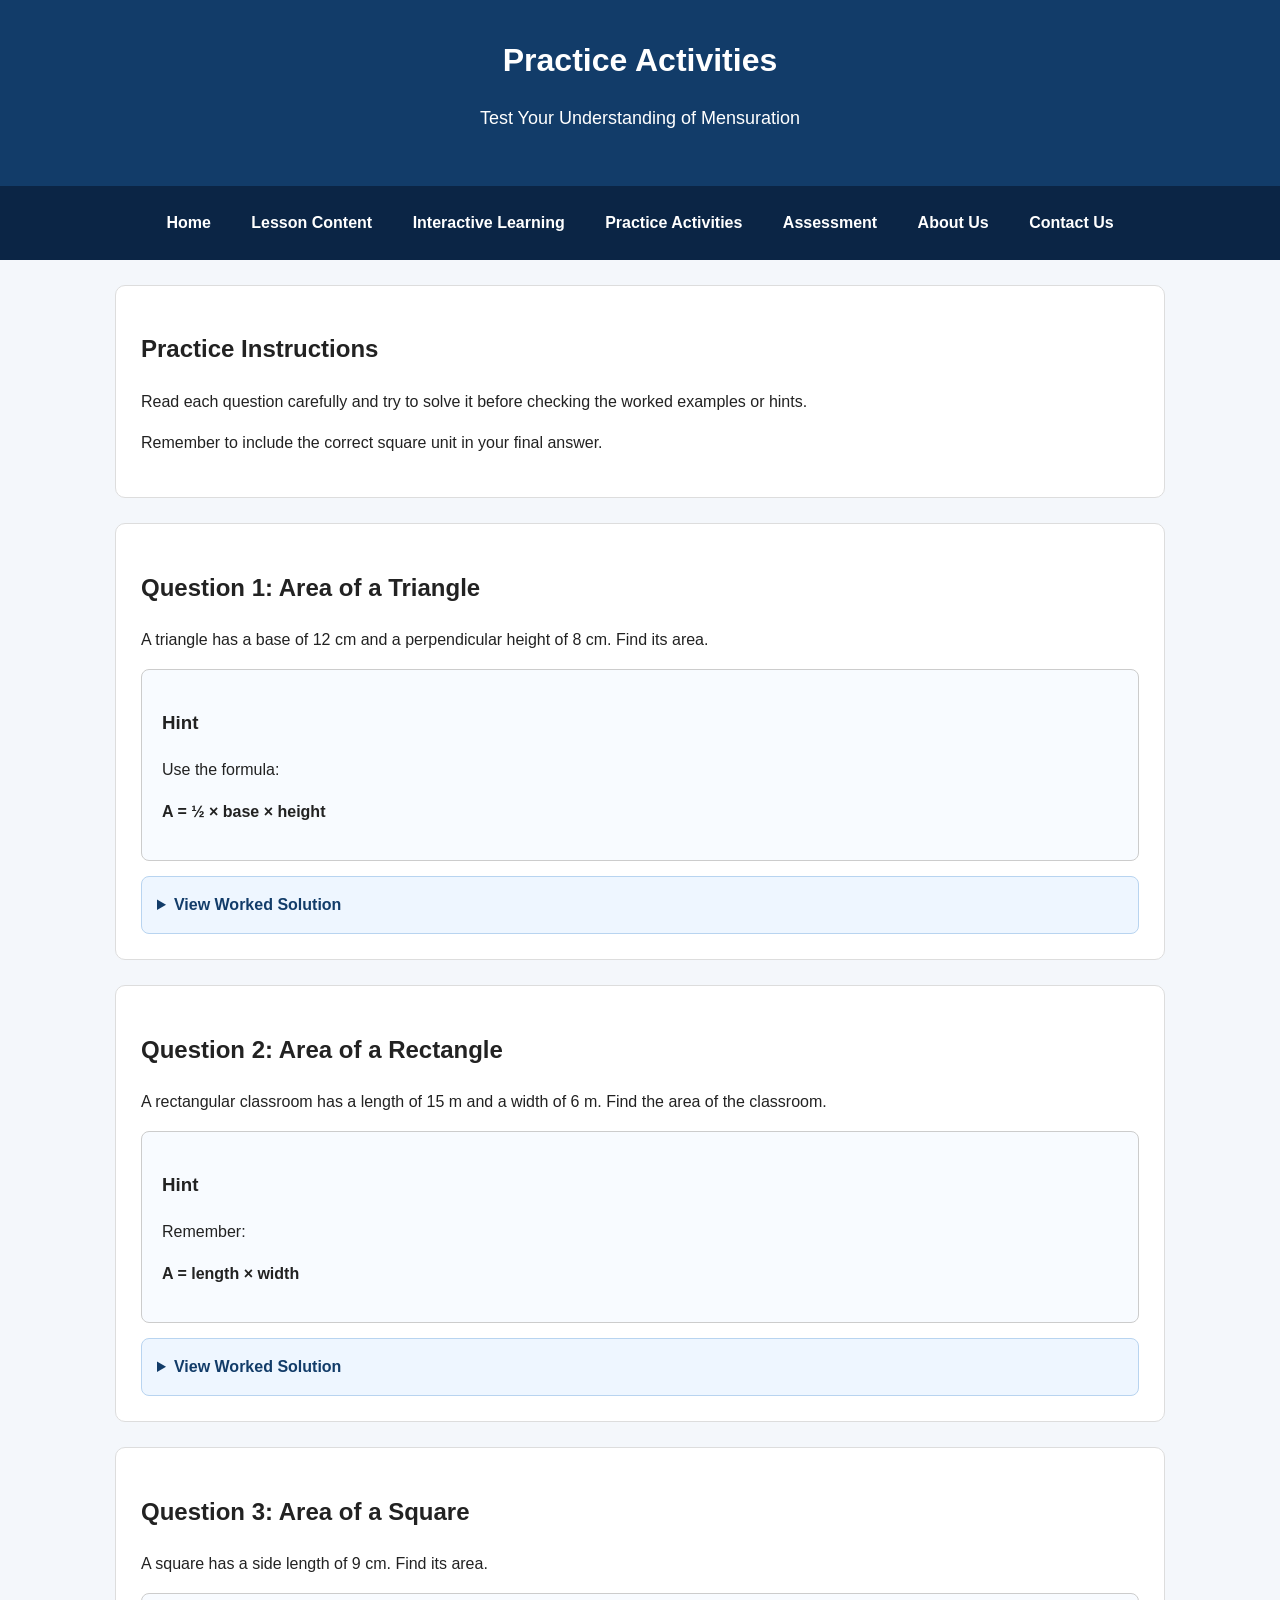
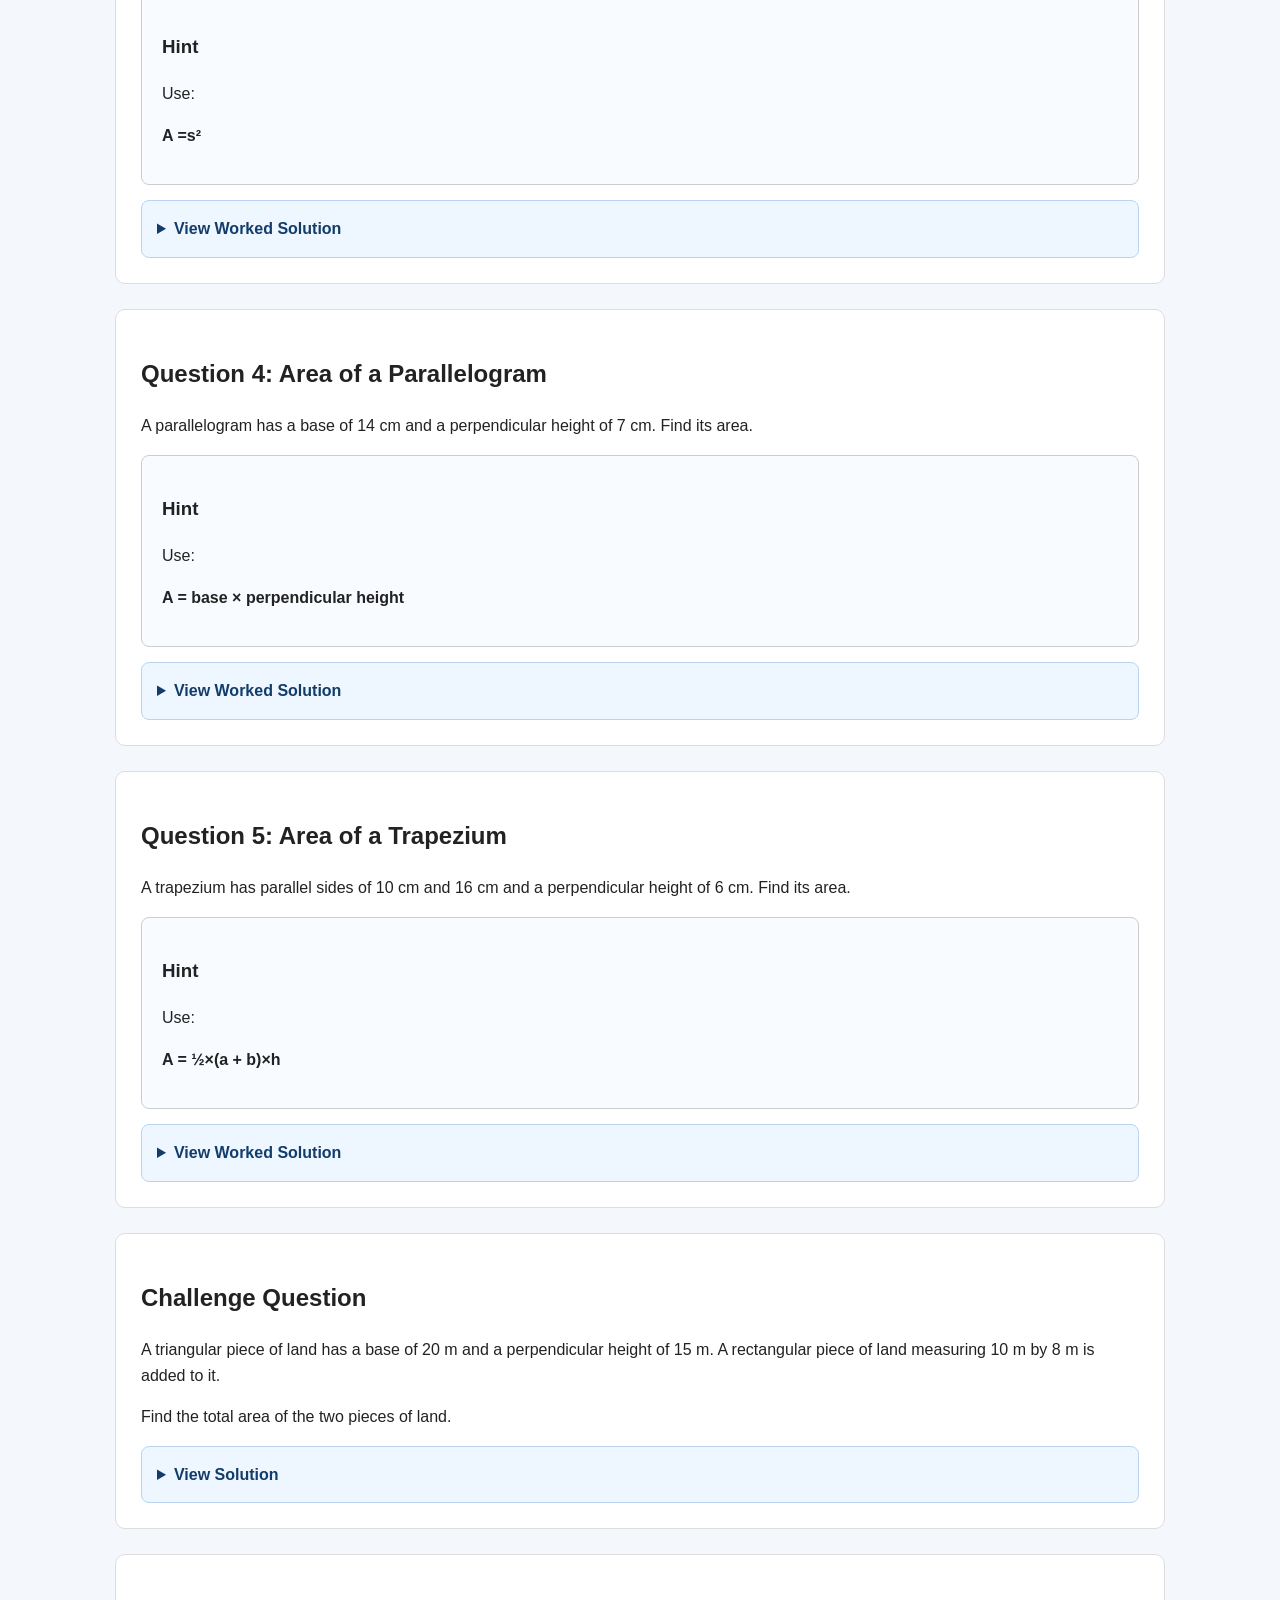
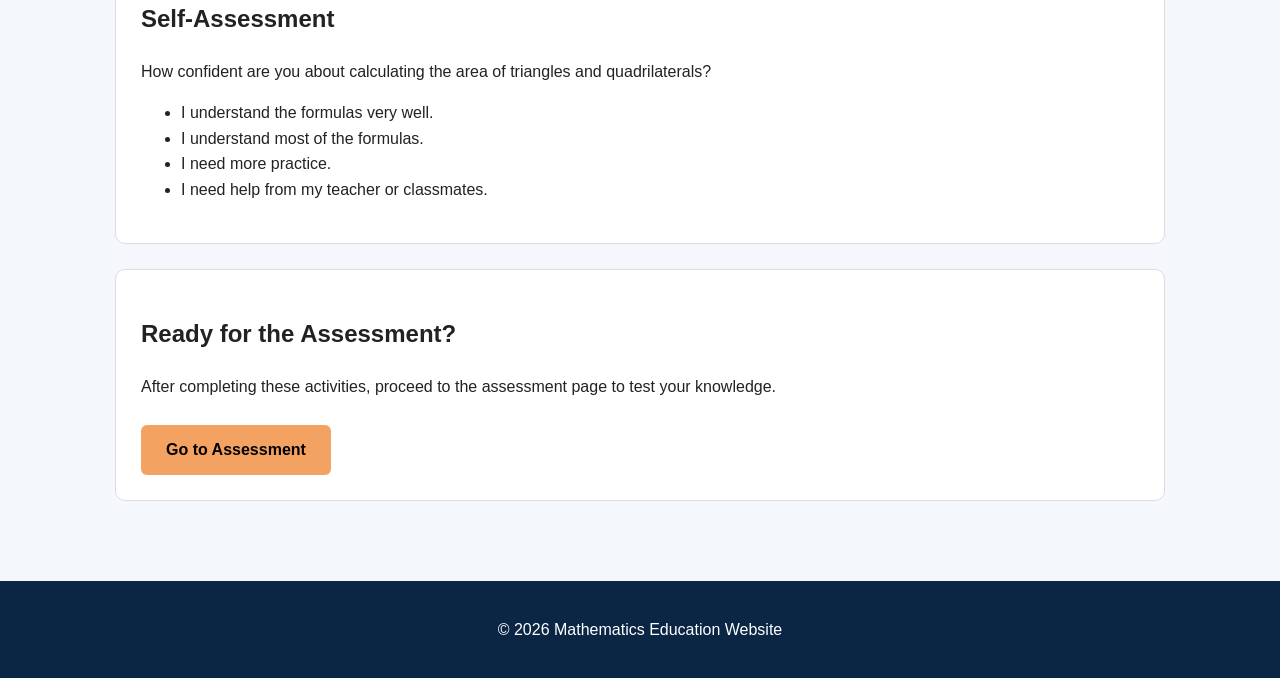
<file: practice.html>
<!DOCTYPE html>
<html lang="en">

<head>
    <meta charset="UTF-8">
    <meta name="viewport" content="width=device-width, initial-scale=1.0">

    <title>Practice Activities - Mensuration</title>

    <link rel="stylesheet" href="style.css">
</head>

<body>

    <header>
        <h1>Practice Activities</h1>
        <p>Test Your Understanding of Mensuration</p>
    </header>


    <nav>
        <a href="index.html">Home</a>
        <a href="lesson.html">Lesson Content</a>
        <a href="interactive.html">Interactive Learning</a>
        <a href="practice.html">Practice Activities</a>
        <a href="assessment.html">Assessment</a>
        <a href="about.html">About Us</a>
        <a href="contact.html">Contact Us</a>
    </nav>


    <main>

        <section>

            <h2>Practice Instructions</h2>

            <p>
                Read each question carefully and try to solve it
                before checking the worked examples or hints.            </p>

            <p>
                Remember to include the correct square unit in your
                final answer.            </p>
        </section>


        <!-- Question 1 -->

        <section>

            <h2>Question 1: Area of a Triangle</h2>

            <p>
                A triangle has a base of 12 cm and a perpendicular
                height of 8 cm. Find its area.            </p>

            <div class="card">

                <h3>Hint</h3>

                <p>
                    Use the formula:                </p>

                <p>
                    <strong>A = &frac12; &times; base &times; height</strong>                </p>
            </div>

            <details>

                <summary>View Worked Solution</summary>

                <p>
                    A = <strong>&frac12;</strong> <strong>&times;</strong> 12 <strong>&times;</strong> 8                </p>

                <p>
                    A = 48                </p>

                <p>
                    <strong>Answer = 48 cm&sup2;</strong>                </p>
            </details>
        </section>


        <!-- Question 2 -->

        <section>

            <h2>Question 2: Area of a Rectangle</h2>

            <p>
                A rectangular classroom has a length of 15 m and
                a width of 6 m. Find the area of the classroom.            </p>

            <div class="card">

                <h3>Hint</h3>

                <p>
                    Remember:                </p>

                <p>
                    <strong>A = length &times; width</strong>                </p>
            </div>

            <details>

                <summary>View Worked Solution</summary>

                <p>
                    A = 15 <strong>&times;</strong> 6                </p>

                <p>
                    A = 90                </p>

                <p>
                    <strong>Answer = 90  <strong data-start="111" data-end="117">m&sup2;</strong></strong>                </p>
            </details>
        </section>


        <!-- Question 3 -->

        <section>

            <h2>Question 3: Area of a Square</h2>

            <p>
                A square has a side length of 9 cm. Find its area.            </p>

            <div class="card">

                <h3>Hint</h3>

                <p>
                    Use:                </p>

                <p>
                    <strong>A =<strong data-start="75" data-end="81">s&sup2;</strong></strong></p>
            </div>

            <details>

                <summary>View Worked Solution</summary>

                <p>
                    A = 9 <strong>&times;</strong> 9                </p>

                <p>
                    A = 81                </p>

                <p>
                    <strong>Answer = 81 cm&sup2;</strong>                </p>
            </details>
        </section>


        <!-- Question 4 -->

        <section>

            <h2>Question 4: Area of a Parallelogram</h2>

            <p>
                A parallelogram has a base of 14 cm and a
                perpendicular height of 7 cm. Find its area.            </p>

            <div class="card">

                <h3>Hint</h3>

                <p>
                    Use:                </p>

                <p>
                    <strong>A = base &times; perpendicular height</strong>                </p>
            </div>

            <details>

                <summary>View Worked Solution</summary>

                <p>
                    A = 14 <strong>&times;</strong> 7                </p>

                <p>
                    A = 98                </p>

                <p>
                    <strong>Answer = 98 cm&sup2;</strong>                </p>
            </details>
        </section>


        <!-- Question 5 -->

        <section>

            <h2>Question 5: Area of a Trapezium</h2>

            <p>
                A trapezium has parallel sides of 10 cm and 16 cm
                and a perpendicular height of 6 cm. Find its area.            </p>

            <div class="card">

                <h3>Hint</h3>

                <p>
                    Use:                </p>

                <p>
                    <strong>A = &frac12;&times;(a + b)&times;h</strong>                </p>
            </div>

            <details>

                <summary>View Worked Solution</summary>

                <p>
                    A = <strong>&frac12;</strong><strong>&times;</strong>(10 + 16)<strong>&times;</strong> 6                </p>

                <p>
                    A = <strong>&frac12;</strong> <strong>&times;</strong> 26 <strong>&times;</strong> 6                </p>

                <p>
                    A = 78                </p>

                <p>
                    <strong>Answer = 78 cm&sup2;</strong>                </p>
            </details>
        </section>


        <!-- Challenge -->

        <section>

            <h2>Challenge Question</h2>

            <p>
                A triangular piece of land has a base of 20 m and
                a perpendicular height of 15 m. A rectangular piece
                of land measuring 10 m by 8 m is added to it.            </p>

            <p>
                Find the total area of the two pieces of land.            </p>

            <details>

                <summary>View Solution</summary>

                <p>
                    Area of triangle:                </p>

                <p><strong>&frac12;</strong><strong>&times;</strong> 20 <strong>&times;</strong> 15 = 150 <strong data-start="111" data-end="117">m&sup2;</strong></p>

                <p>
                    Area of rectangle:                </p>

                <p>
                    10 <strong>&times;</strong> 8 = 80 <strong data-start="111" data-end="117">m&sup2;</strong></p>

                <p>
                    Total area:                </p>

                <p>
                    150 + 80 = <strong>230 </strong> <strong data-start="111" data-end="117">m&sup2;</strong></p>
            </details>
        </section>


        <!-- Self Assessment -->

        <section>

            <h2>Self-Assessment</h2>

            <p>
                How confident are you about calculating the area
                of triangles and quadrilaterals?            </p>

            <ul>
                <li> I understand the formulas very well.</li>
                <li>I understand most of the formulas.</li>
                <li> I need more practice.</li>
                <li> I need help from my teacher or classmates.</li>
            </ul>
        </section>


        <section>

            <h2>Ready for the Assessment?</h2>

            <p>
                After completing these activities, proceed to the
                assessment page to test your knowledge.            </p>

            <a class="button" href="assessment.html">
                Go to Assessment            </a>        </section>
    </main>


    <footer>

        <p>&copy; 2026 Mathematics Education Website</p>

    </footer>

</body>

</html>
</file>
<file: style.css>
* {
    box-sizing: border-box;
}

body {
    margin: 0;
    font-family: Arial, sans-serif;
    background-color: #f4f7fb;
    color: #222;
    line-height: 1.6;
}

header {
    background-color: #123c69;
    color: white;
    text-align: center;
    padding: 35px 20px;
}

header h1 {
    margin: 0;
    font-size: 32px;
}

header p {
    font-size: 18px;
}

nav {
    background-color: #0b2545;
    text-align: center;
    padding: 12px;
}

nav a {
    color: white;
    text-decoration: none;
    padding: 12px 18px;
    display: inline-block;
    font-weight: bold;
}

nav a:hover {
    background-color: #f4a261;
    color: #000;
    border-radius: 5px;
}

main {
    max-width: 1100px;
    margin: auto;
    padding: 25px;
}

section {
    background-color: white;
    margin-bottom: 25px;
    padding: 25px;
    border-radius: 10px;
    border: 1px solid #ddd;
}

.hero {
    text-align: center;
    background-color: #dceeff;
    padding: 45px 25px;
}

.hero h2 {
    font-size: 30px;
    color: #123c69;
}

.button {
    display: inline-block;
    background-color: #f4a261;
    color: #000;
    padding: 12px 25px;
    text-decoration: none;
    border-radius: 6px;
    font-weight: bold;
    margin-top: 10px;
}

.button:hover {
    background-color: #e76f51;
    color: white;
}

table {
    width: 100%;
    border-collapse: collapse;
    margin-top: 15px;
}

th,
td {
    border: 1px solid #ccc;
    padding: 12px;
    text-align: left;
}

th {
    background-color: #dceeff;
}

.cards {
    display: grid;
    grid-template-columns: repeat(2, 1fr);
    gap: 20px;
}

.card {
    border: 1px solid #ccc;
    padding: 20px;
    border-radius: 8px;
    background-color: #f8fbff;
}

.card:hover {
    transform: translateY(-5px);
    box-shadow: 0 5px 15px rgba(0, 0, 0, 0.15);
}

footer {
    background-color: #0b2545;
    color: white;
    text-align: center;
    padding: 20px;
    margin-top: 30px;
}

@media (max-width: 700px) {

    header h1 {
        font-size: 25px;
    }

    nav a {
        display: block;
        padding: 10px;
    }

    .cards {
        grid-template-columns: 1fr;
    }

    main {
        padding: 15px;
    }
}/* CSS Document */

.shape-image {
    display: block;
    width: 300px;
    max-width: 100%;
    height: auto;
    margin: 20px auto;
    border: 2px solid #123c69;
    border-radius: 8px;
}
.interactive-box {
    background-color: #f4f7fb;
    border: 2px solid #123c69;
    padding: 20px;
    margin-top: 15px;
    border-radius: 10px;
}

.video-container {
    position: relative;
    width: 100%;
    max-width: 700px;
    margin: 20px auto;
    text-align: center;
}

.video-container iframe {
    width: 100%;
    max-width: 560px;
    height: 315px;
    border-radius: 8px;
}

details {
    background-color: #dceeff;
    padding: 15px;
    border-radius: 8px;
    margin-top: 15px;
}

summary {
    cursor: pointer;
    font-weight: bold;
}
details {
    background-color: #eef6ff;
    padding: 15px;
    margin-top: 15px;
    border-radius: 8px;
    border: 1px solid #b8d4f0;
}

summary {
    cursor: pointer;
    font-weight: bold;
    color: #123c69;
}

summary:hover {
    color: #e76f51;
}
fieldset {
    border: 1px solid #ccc;
    padding: 20px;
    margin-bottom: 20px;
    border-radius: 8px;
}

legend {
    color: #123c69;
    padding: 5px;
}

label {
    display: inline-block;
    margin: 8px 0;
}

textarea {
    width: 100%;
    padding: 12px;
    margin-top: 10px;
    border: 1px solid #aaa;
    border-radius: 6px;
    font-family: Arial, sans-serif;
    font-size: 16px;
    resize: vertical;
}

button {
    background-color: #123c69;
    color: white;
    border: none;
    padding: 12px 25px;
    border-radius: 6px;
    cursor: pointer;
    font-size: 16px;
}

button:hover {
    background-color: #e76f51;
}

#message {
    color: #123c69;
    font-weight: bold;
    margin-top: 15px;
}
</file>
